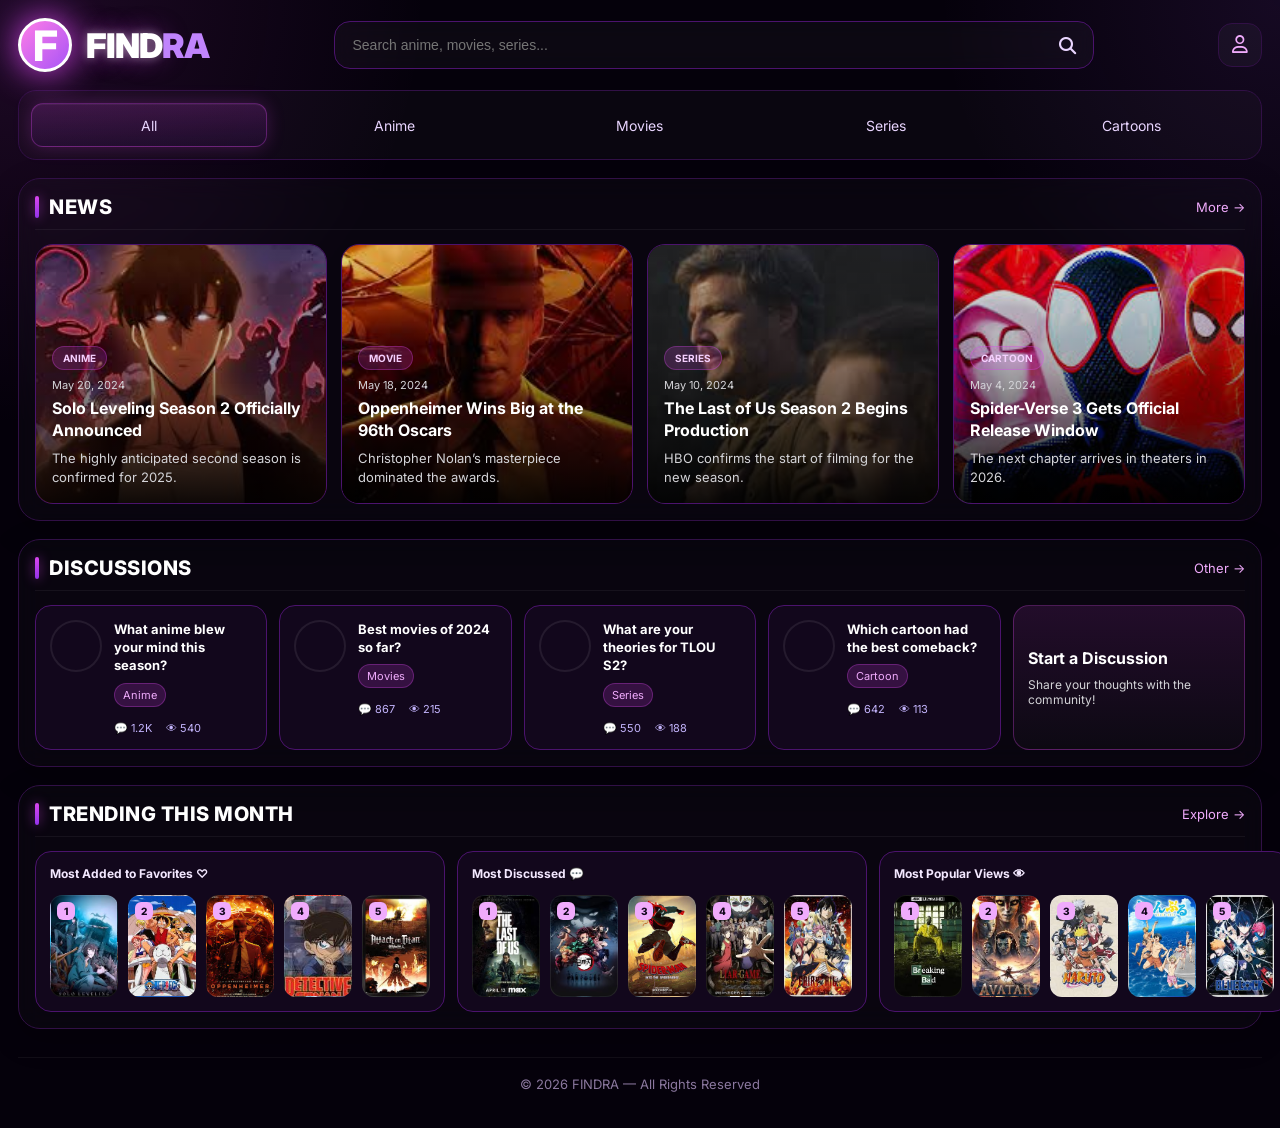
<file: index.html>
<!DOCTYPE html>
<html lang="en">
<head>
<meta charset="UTF-8">
<meta name="viewport" content="width=device-width, initial-scale=1.0">
<title>FINDRA</title>
<link href="https://fonts.googleapis.com/css2?family=Inter:wght@300;400;500;600;700;800&display=swap" rel="stylesheet">
<link rel="stylesheet" href="https://cdnjs.cloudflare.com/ajax/libs/font-awesome/6.5.2/css/all.min.css">
 <link rel="stylesheet" href="index.css">

</head>

<body>

<div class="container">

<header>
<div class="left-header" id="homeBtn">
<div class="logo-circle">F</div>
<div class="logo-title"><span class="find">FIND</span><span class="ra">RA</span></div>
</div>

<div class="search-bar">
<input id="searchInput" type="text" placeholder="Search anime, movies, series...">
<i class="fa-solid fa-magnifying-glass"></i>

<div class="search-results" id="searchResults"></div>
</div>



<div class="header-icons">
<i class="fa-regular fa-user" id="profileBtn"></i>
</div>
</header>

<div class="categories">

<div class="category active" onclick="filterCategory('all', this)">
All
</div>

<div class="category" onclick="filterCategory('anime', this)">
Anime
</div>

<div class="category" onclick="filterCategory('movie', this)">
Movies
</div>

<div class="category" onclick="filterCategory('series', this)">
Series
</div>

<div class="category" onclick="filterCategory('cartoon', this)">
Cartoons
</div>

</div>
<!-- NEWS -->
<section class="section">
<div class="section-header">
<div class="section-title">NEWS</div>
<div class="more" onclick="openMore()">More →</div>
</div>

<div class="news-grid" id="newsGrid">

<div class="news-card anime" onclick="openNews('solo-leveling-season2')">
<div class="news-image" style="background-image:url('sololeveling.jpg')"></div>

<div class="news-overlay"></div>

<div class="news-content">
<div class="badge">ANIME</div>
<span>May 20, 2024</span>
<h3>Solo Leveling Season 2 Officially Announced</h3>
<p>The highly anticipated second season is confirmed for 2025.</p>
</div>
</div>

<div class="news-card movie" onclick="openNews('oppenheimer-oscars')">
<div class="news-image" style="background-image:url('oppenheimer.jpg')"></div>

<div class="news-overlay"></div>

<div class="news-content">
<div class="badge">MOVIE</div>
<span>May 18, 2024</span>
<h3>Oppenheimer Wins Big at the 96th Oscars</h3>
<p>Christopher Nolan’s masterpiece dominated the awards.</p>
</div>
</div>

<div class="news-card series" onclick="openNews('last-of-us-season2')">
<div class="news-image" style="background-image:url('thelastofus.jpg')"></div>

<div class="news-overlay"></div>

<div class="news-content">
<div class="badge">SERIES</div>
<span>May 10, 2024</span>
<h3>The Last of Us Season 2 Begins Production</h3>
<p>HBO confirms the start of filming for the new season.</p>
</div>
</div>

<div class="news-card cartoon" onclick="openNews('spiderverse-release')">
<div class="news-image" style="background-image:url('spiderverse.jpg')"></div>

<div class="news-overlay"></div>

<div class="news-content">
<div class="badge">CARTOON</div>
<span>May 4, 2024</span>
<h3>Spider-Verse 3 Gets Official Release Window</h3>
<p>The next chapter arrives in theaters in 2026.</p>
</div>
</div>

</div>
</section>


<!-- DISCUSSIONS -->
<section class="section">
<div class="section-header">
<div class="section-title">DISCUSSIONS</div>
<div class="more" onclick="openOther()">Other →</div>
</div>

<div class="discussion-row">

<div class="discussion-card" onclick="openPage('anime-discussion')">
<div class="discussion-top">
<div class="avatar" style="background-image:url('https://i.pravatar.cc/100?img=32');background-size:cover"></div>

<div>
<h4>What anime blew your mind this season?</h4>
<div class="discussion-category">Anime</div>

<div class="discussion-stats">
<span>💬 1.2K</span>
<span>👁 540</span>
</div>
</div>
</div>
</div>

<div class="discussion-card" onclick="openPage('movies-discussion')">
<div class="discussion-top">
<div class="avatar" style="background-image:url('https://i.pravatar.cc/100?img=12');background-size:cover"></div>

<div>
<h4>Best movies of 2024 so far?</h4>
<div class="discussion-category">Movies</div>

<div class="discussion-stats">
<span>💬 867</span>
<span>👁 215</span>
</div>
</div>
</div>
</div>

<div class="discussion-card" onclick="openPage('series-discussion')">
<div class="discussion-top">
<div class="avatar" style="background-image:url('https://i.pravatar.cc/100?img=22');background-size:cover"></div>

<div>
<h4>What are your theories for TLOU S2?</h4>
<div class="discussion-category">Series</div>

<div class="discussion-stats">
<span>💬 550</span>
<span>👁 188</span>
</div>
</div>
</div>
</div>

<div class="discussion-card" onclick="openPage('cartoon-discussion')">
<div class="discussion-top">
<div class="avatar" style="background-image:url('https://i.pravatar.cc/100?img=5');background-size:cover"></div>

<div>
<h4>Which cartoon had the best comeback?</h4>
<div class="discussion-category">Cartoon</div>

<div class="discussion-stats">
<span>💬 642</span>
<span>👁 113</span>
</div>
</div>
</div>
</div>

<div class="discussion-card start-discussion" onclick="startDiscussion()">
<h4>Start a Discussion</h4>
<p>Share your thoughts with the community!</p>
</div>

</div>
</section>


<!-- TRENDING -->
<section class="section">
<div class="section-header">
<div class="section-title">TRENDING THIS MONTH</div>
<div class="more" onclick="openExplore()">Explore →</div>
</div>

<div class="trending-grid">

<div class="trending-box">
<h3>Most Added to Favorites ♡</h3>

<div class="poster-row">
<div class="poster" style="background-image:url('sololeveling poster.jpg')"><span>1</span></div>

<div class="poster" style="background-image:url('onepeace poster.jpg')"><span>2</span></div>

<div class="poster" style="background-image:url('oppenheimer poster.jpg')"><span>3</span></div>

<div class="poster" style="background-image:url('detectiveconan poster.jpg')"><span>4</span></div>

<div class="poster" style="background-image:url('attackontitan poster.jpg')"><span>5</span></div>
</div>
</div>


<div class="trending-box">
<h3>Most Discussed 💬</h3>

<div class="poster-row">
<div class="poster" style="background-image:url('thelastofus poster.jpg')"><span>1</span></div>

<div class="poster" style="background-image:url('demonslayer poster.jpg')"><span>2</span></div>

<div class="poster" style="background-image:url('spiderverse poster.jpg')"><span>3</span></div>

<div class="poster" style="background-image:url('liargame poster.jpg')"><span>4</span></div>

<div class="poster" style="background-image:url('fairytail poster.jpg')"><span>5</span></div>
</div>
</div>


<div class="trending-box">
<h3>Most Popular Views 👁</h3>

<div class="poster-row">
<div class="poster" style="background-image:url('breakingbad poster.jpg')"><span>1</span></div>

<div class="poster" style="background-image:url('avatar 3 poster.jpg')"><span>2</span></div>

<div class="poster" style="background-image:url('naruto poster.jpg')"><span>3</span></div>

<div class="poster" style="background-image:url('grandblue poster.jpg')"><span>4</span></div>

<div class="poster" style="background-image:url('bluelock poster.jpg')"><span>5</span></div>
</div>
</section>


</div>
<div class="footer">
© 2026 FINDRA — All Rights Reserved
</div>
<script src="index.js"></script>
</body>
</html>
</file>
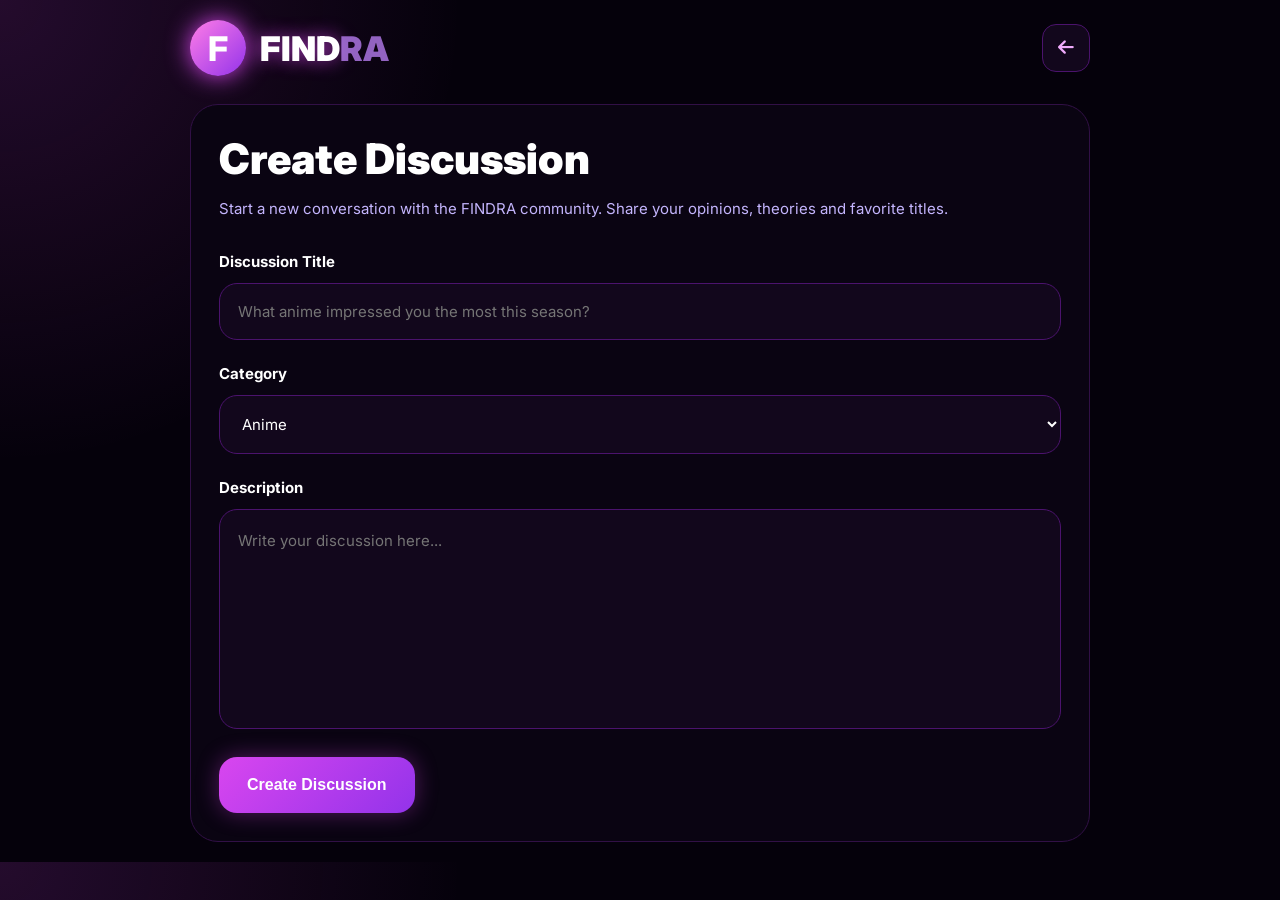
<file: create-discussion.html>
<!DOCTYPE html>
<html lang="en">
<head>
<meta charset="UTF-8">
<meta name="viewport" content="width=device-width, initial-scale=1.0">
<title>FINDRA — Create Discussion</title>
<link href="https://fonts.googleapis.com/css2?family=Inter:wght@300;400;500;600;700;800&display=swap" rel="stylesheet">
<link rel="stylesheet" href="https://cdnjs.cloudflare.com/ajax/libs/font-awesome/6.5.2/css/all.min.css">

<style>
*{
margin:0;
padding:0;
box-sizing:border-box;
}

body{
font-family:'Inter',sans-serif;
background:#05010b;
color:white;
padding:20px;
background:
radial-gradient(circle at top left, rgba(217,70,239,.15), transparent 30%),
#05010b;
}

.container{
max-width:900px;
margin:auto;
}

header{
display:flex;
justify-content:space-between;
align-items:center;
margin-bottom:28px;
}

.logo{
display:flex;
align-items:center;
gap:14px;
cursor:pointer;
}

.logo-circle{
width:56px;
height:56px;
border-radius:50%;
background:linear-gradient(135deg,#ff7de7,#9333ea);
display:flex;
align-items:center;
justify-content:center;
font-size:34px;
font-weight:800;
box-shadow:0 0 25px #d946ef;
}

.logo-title{
font-size:34px;
font-weight:900;
}

.find{
color:white;
text-shadow:0 0 18px rgba(217,70,239,.7);
}

.ra{
color:#c084fc;
opacity:.75;
}

.back-btn{
width:48px;
height:48px;
border-radius:14px;
background:#12071c;
border:1px solid #4b136d;
display:flex;
align-items:center;
justify-content:center;
font-size:18px;
color:#f0abfc;
cursor:pointer;
}

.form-box{
background:#0a0412;
border:1px solid #311046;
border-radius:28px;
padding:28px;
}

.page-title{
font-size:42px;
font-weight:900;
margin-bottom:12px;
}

.page-subtitle{
font-size:15px;
line-height:1.7;
color:#c4b5fd;
margin-bottom:30px;
}

.field{
margin-bottom:24px;
}

.field label{
display:block;
font-size:15px;
font-weight:700;
margin-bottom:12px;
}

input,
select,
textarea{
width:100%;
background:#12071c;
border:1px solid #4b136d;
border-radius:18px;
padding:18px;
font-size:15px;
color:white;
outline:none;
font-family:'Inter',sans-serif;
}

input:focus,
select:focus,
textarea:focus{
border-color:#d946ef;
box-shadow:0 0 18px rgba(217,70,239,.2);
}

textarea{
height:220px;
resize:none;
line-height:1.7;
}

.publish-btn{
height:56px;
padding:0 28px;
border:none;
border-radius:18px;
background:linear-gradient(135deg,#d946ef,#9333ea);
color:white;
font-size:16px;
font-weight:700;
cursor:pointer;
box-shadow:0 0 22px rgba(217,70,239,.35);
transition:.2s;
}

.publish-btn:hover{
transform:translateY(-2px);
}

.success-box{
display:none;
margin-top:22px;
padding:18px;
border-radius:18px;
background:rgba(34,197,94,.1);
border:1px solid rgba(34,197,94,.3);
color:#bbf7d0;
font-size:15px;
}

.preview-box{
margin-top:30px;
padding:22px;
border-radius:22px;
background:#12071c;
border:1px solid #4b136d;
}

.preview-box h3{
font-size:24px;
margin-bottom:12px;
}

.preview-category{
display:inline-block;
padding:6px 12px;
border-radius:999px;
background:rgba(217,70,239,.15);
border:1px solid rgba(217,70,239,.3);
color:#f0abfc;
font-size:12px;
font-weight:700;
margin-bottom:16px;
}

.preview-text{
font-size:15px;
line-height:1.8;
color:#d4d4d8;
}

@media(max-width:700px){
.page-title{
font-size:30px;
}
}
</style>
</head>
<body>

<div class="container">

<header>
<div class="logo" onclick="goHome()">
<div class="logo-circle">F</div>
<div class="logo-title">
<span class="find">FIND</span><span class="ra">RA</span>
</div>
</div>

<div class="back-btn" onclick="goBack()">
<i class="fa-solid fa-arrow-left"></i>
</div>
</header>

<section class="form-box">
<h1 class="page-title">Create Discussion</h1>

<p class="page-subtitle">
Start a new conversation with the FINDRA community. Share your opinions, theories and favorite titles.
</p>

<div class="field">
<label>Discussion Title</label>
<input type="text" id="discussionTitle" placeholder="What anime impressed you the most this season?">
</div>

<div class="field">
<label>Category</label>
<select id="discussionCategory">
<option>Anime</option>
<option>Movies</option>
<option>Series</option>
<option>Cartoons</option>
</select>
</div>

<div class="field">
<label>Description</label>
<textarea id="discussionText" placeholder="Write your discussion here..."></textarea>
</div>

<button class="publish-btn" onclick="publishDiscussion()">
Create Discussion
</button>

<div class="success-box" id="successBox">
Discussion successfully created.
</div>

<div class="preview-box" id="previewBox" style="display:none">
<div class="preview-category" id="previewCategory">Anime</div>
<h3 id="previewTitle">Discussion Title</h3>
<p class="preview-text" id="previewText"></p>
</div>

</section>

</div>

<script>

function publishDiscussion(){

const title =
document.getElementById('discussionTitle')
.value
.trim();

const category =
document.getElementById('discussionCategory')
.value
.toLowerCase();

const text =
document.getElementById('discussionText')
.value
.trim();

if(title === '' || text === ''){
alert('Fill all fields');
return;
}

const newDiscussion = {

title:title,
category:category,
text:text,

user:'You',
time:'Just now',

comments:'0',
views:'0',

type:'mine'

};

let discussions =
JSON.parse(localStorage.getItem('findraDiscussions')) || [];

discussions.unshift(newDiscussion);

localStorage.setItem(
'findraDiscussions',
JSON.stringify(discussions)
);

document.getElementById('successBox')
.style.display='block';

setTimeout(()=>{

window.location.href='discussions.html';

},1000);

}

function goHome(){
window.location.href='index.html';
}

function goBack(){
window.history.back();
}

</script>
</body>
</html>
</file>
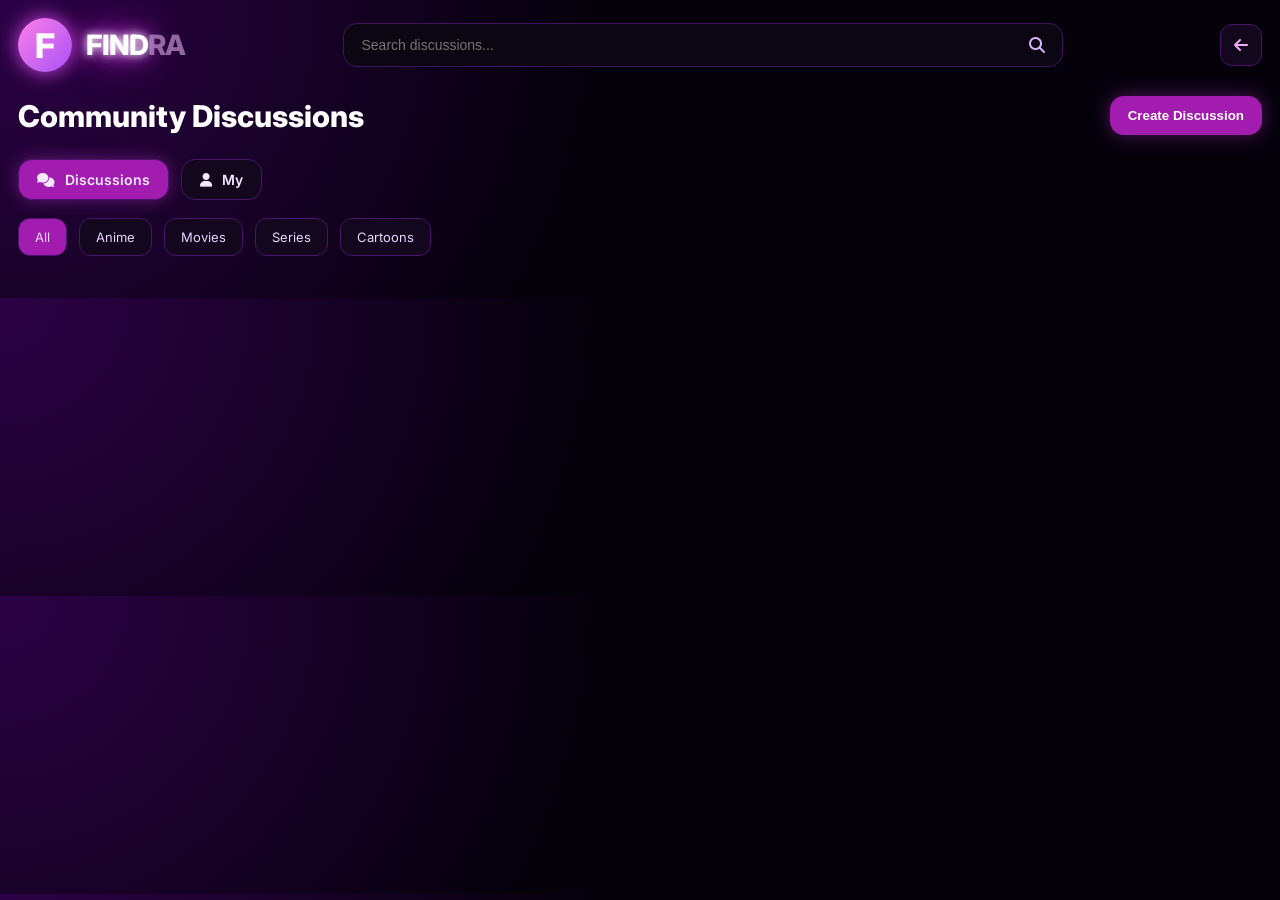
<file: discussions.html>
<!DOCTYPE html>
<html lang="en">
<head>
<meta charset="UTF-8">
<meta name="viewport" content="width=device-width, initial-scale=1.0">
<title>FINDRA — Discussions</title>
<link href="https://fonts.googleapis.com/css2?family=Inter:wght@300;400;500;600;700;800&display=swap" rel="stylesheet">
<link rel="stylesheet" href="https://cdnjs.cloudflare.com/ajax/libs/font-awesome/6.5.2/css/all.min.css">
<link rel="stylesheet" href="discussion.css">
</head>
<body>

<div class="container">

<header>

<div class="left-header" onclick="goHome()">
<div class="logo-circle">F</div>

<div class="logo-title">
<span class="find">FIND</span><span class="ra">RA</span>
</div>
</div>

<div class="search-bar">
<input type="text" id="searchInput" placeholder="Search discussions...">
<i class="fa-solid fa-magnifying-glass"></i>
</div>

<div class="back-btn" onclick="goHome()">
<i class="fa-solid fa-arrow-left"></i>
</div>

</header>

<div class="page-header">

<h1 class="page-title">Community Discussions</h1>

<button class="start-btn" onclick="startDiscussion()">
Create Discussion
</button>

</div>

<div class="top-filters">

<div class="discussion-switch">

<div class="switch-btn active" onclick="switchDiscussionType('all-users',event)">
<i class="fa-solid fa-comments"></i>
<span>Discussions</span>
</div>

<div class="switch-btn" onclick="switchDiscussionType('my',event)">
<i class="fa-solid fa-user"></i>
<span>My</span>
</div>

</div>

<div class="filter-row">

<div class="filter-btn active" onclick="filterDiscussions('all',event)">
All
</div>

<div class="filter-btn" onclick="filterDiscussions('anime',event)">
Anime
</div>

<div class="filter-btn" onclick="filterDiscussions('movies',event)">
Movies
</div>

<div class="filter-btn" onclick="filterDiscussions('series',event)">
Series
</div>

<div class="filter-btn" onclick="filterDiscussions('cartoons',event)">
Cartoons
</div>

</div>

</div>

<div class="discussions-grid" id="discussionsGrid">
</div>
<script src="news.js"></script>
</body>
</html>
</file>
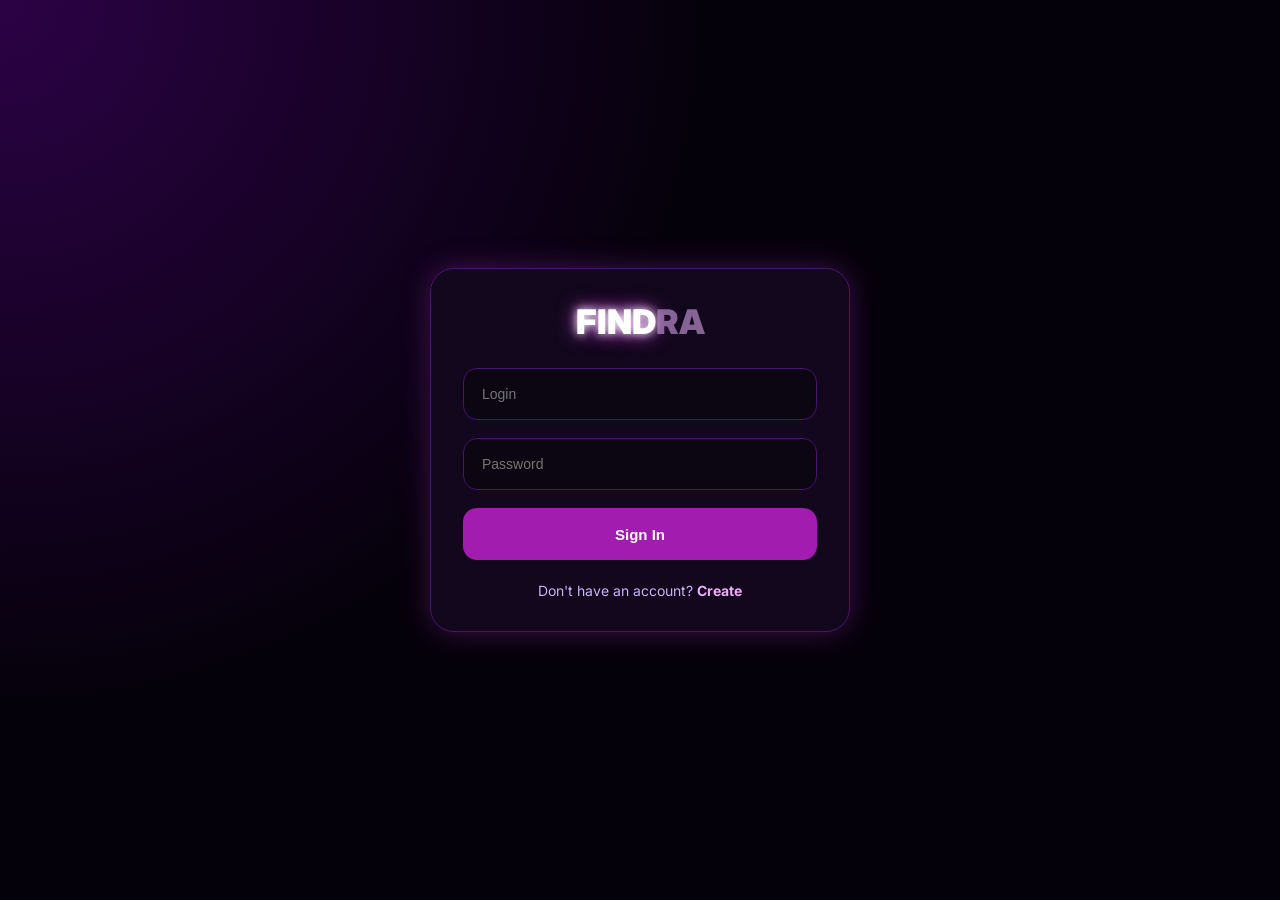
<file: favorites.html>
<!DOCTYPE html>
<html lang="en">

<head>
    <meta charset="UTF-8">
    <meta name="viewport" content="width=device-width, initial-scale=1.0">
    <title>FINDRA — Favorites</title>
    <link href="https://fonts.googleapis.com/css2?family=Inter:wght@300;400;500;600;700;800&display=swap" rel="stylesheet">
    <link rel="stylesheet" href="https://cdnjs.cloudflare.com/ajax/libs/font-awesome/6.5.2/css/all.min.css">
    <link rel="stylesheet" href="favorites.css">      
</head>

<body>

    <div class="container">

        <div id="authContainer"></div>

        <header>
            <div class="left-header" onclick="goHome()">
                <div class="logo-circle">F</div>
                <div class="logo-title">
                    <span class="find">FIND</span><span class="ra">RA</span>
                </div>
            </div>

            <div class="back-btn" onclick="goProfile()">
                <i class="fa-solid fa-arrow-left"></i>
            </div>
        </header>

        <div id="content">
            <section class="section">
                <div class="section-header">
                    <div class="section-title">Favorites</div>
                </div>

                <div class="favorite-grid">
                    <div class="favorite-card" onclick="openPage('solo-leveling')">
                        <img src="sololeveling poster.jpg">
                        <div class="favorite-content">
                            <h3>Solo Leveling</h3>
                            <span>Anime</span>
                        </div>
                    </div>

                    <div class="favorite-card" onclick="openPage('oppenheimer')">
                        <img src="oppenheimer poster.jpg">
                        <div class="favorite-content">
                            <h3>Oppenheimer</h3>
                            <span>Movie</span>
                        </div>
                    </div>

                    <div class="favorite-card" onclick="openPage('the-last-of-us')">
                        <img src="thelastofus poster.jpg">
                        <div class="favorite-content">
                            <h3>The Last of Us</h3>
                            <span>Series</span>
                        </div>
                    </div>

                    <div class="favorite-card" onclick="openPage('spider-verse')">
                        <img src="spiderverse poster.jpg">
                        <div class="favorite-content">
                            <h3>Spider-Verse</h3>
                            <span>Cartoon</span>
                        </div>
                    </div>

                    <div class="favorite-card" onclick="openPage('demon-slayer')">
                        <img src="demonslayer poster.jpg">
                        <div class="favorite-content">
                            <h3>Demon Slayer</h3>
                            <span>Anime</span>
                        </div>
                    </div>

                    <div class="favorite-card" onclick="openPage('breaking-bad')">
                        <img src="breakingbad poster.jpg">
                        <div class="favorite-content">
                            <h3>Breaking Bad</h3>
                            <span>Series</span>
                        </div>
                    </div>
                    <div class="favorite-card" onclick="openPage('detective-conan')">
                        <img src="detectiveconan poster.jpg">
                        <div class="favorite-content">
                            <h3>Detective Conan</h3>
                            <span>Anime</span>
                        </div>
                    </div>
                </div>
            </section>
        </div>

    </div>
    <script src="favorites.js"></script>
</body>

</html>
</file>
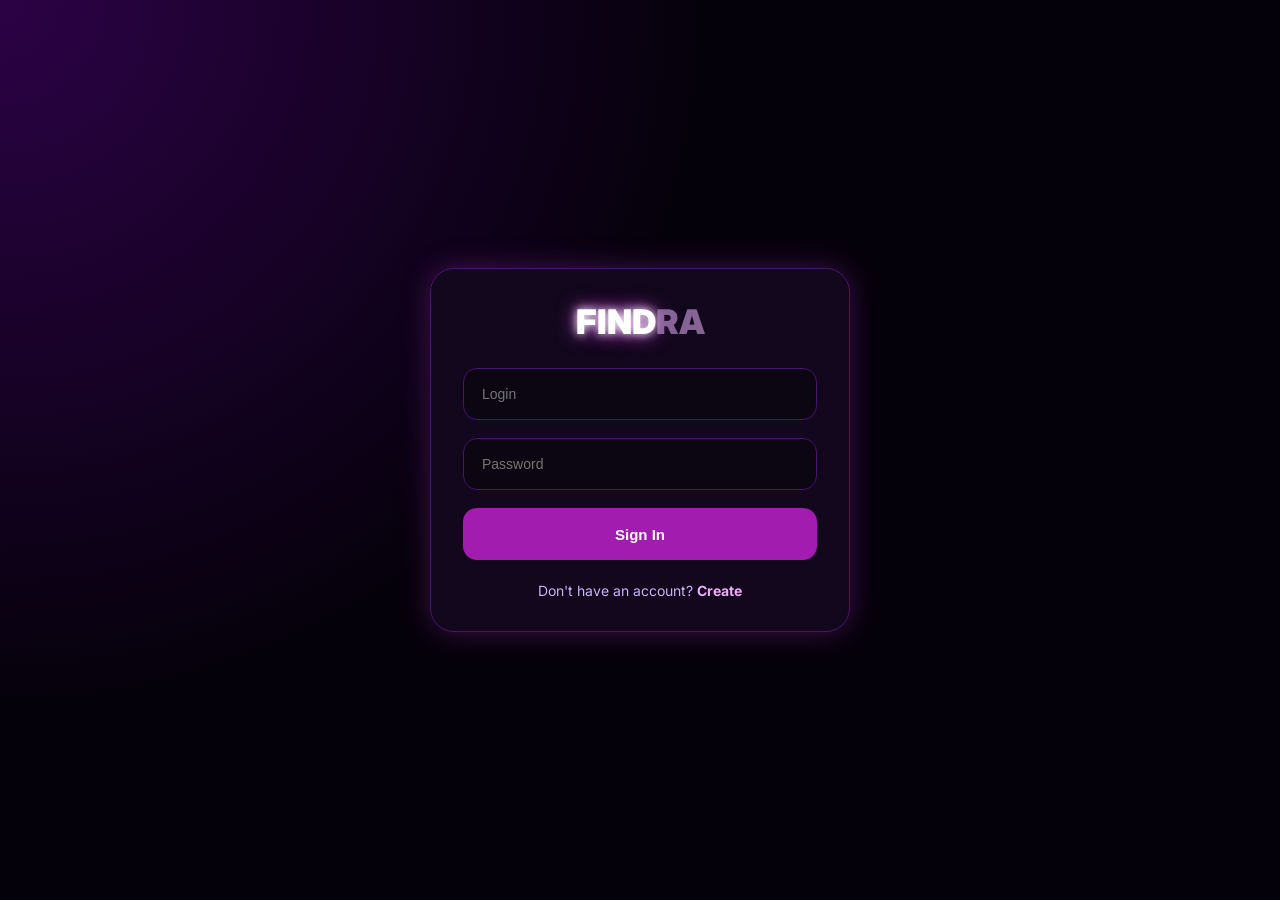
<file: login.html>
<!DOCTYPE html>
<html lang="en">
<head>
<meta charset="UTF-8">
<meta name="viewport" content="width=device-width, initial-scale=1.0">
<title>FINDRA Login</title>
<link href="https://fonts.googleapis.com/css2?family=Inter:wght@300;400;500;600;700;800&display=swap" rel="stylesheet">
 <link rel="stylesheet" href="login.css">
</head>
<body>

<div class="login-box">

<div class="logo">
<span class="find">FIND</span><span class="ra">RA</span>
</div>

<input
type="text"
class="input"
placeholder="Login"
id="login">

<input
type="password"
class="input"
placeholder="Password"
id="password">

<button class="login-btn" onclick="login()">
Sign In
</button>

  <p class="switch-text">
Don't have an account?
<span onclick="goRegister()">Create </span>
</p>
</div>
<script src="login.js"></script>
</body>
</html>
</file>
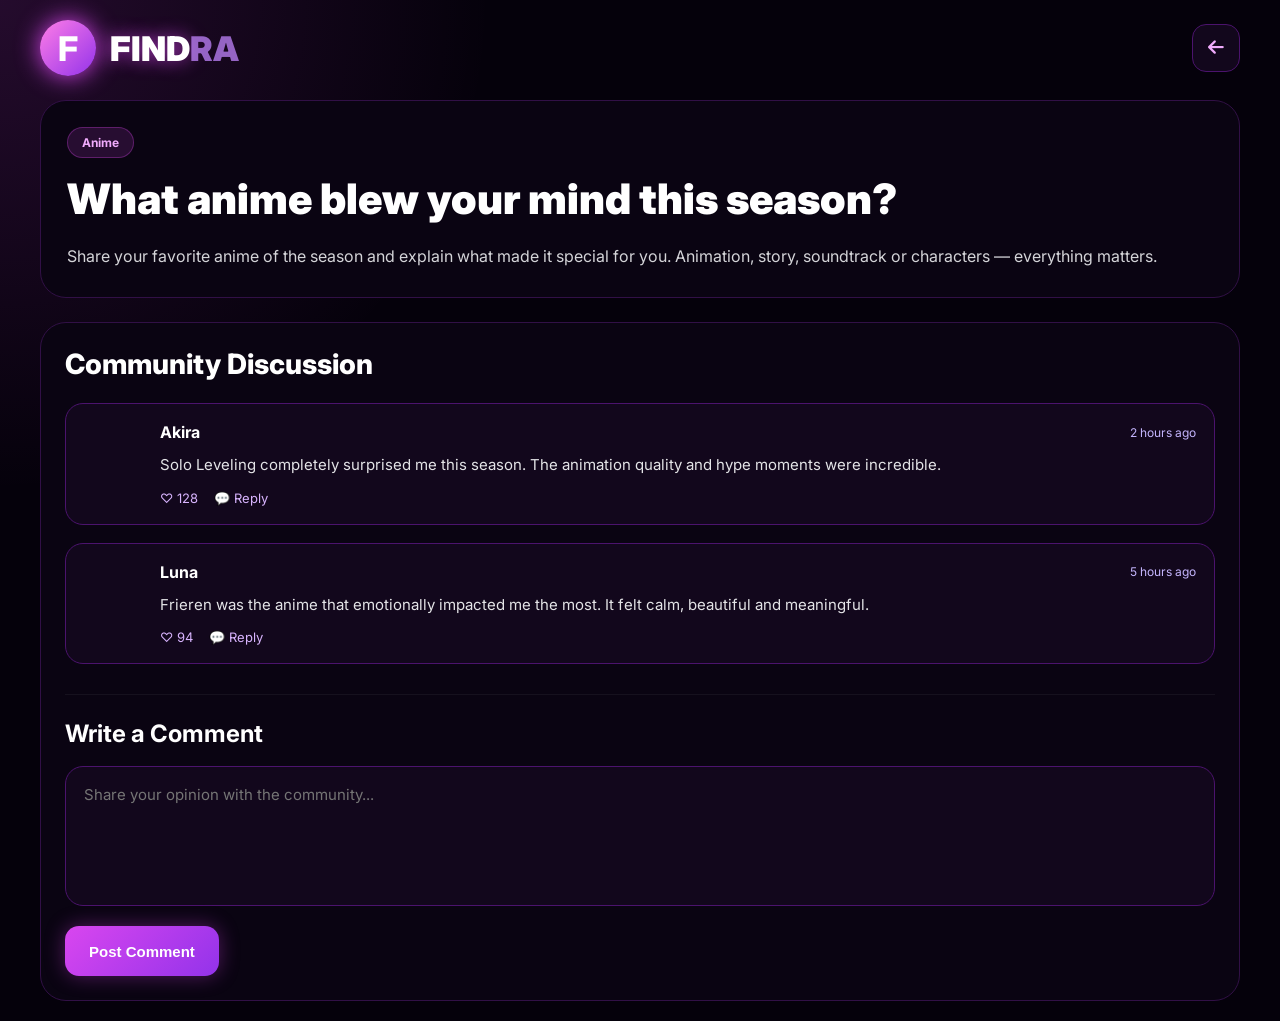
<file: open-discussion.html>
<!DOCTYPE html>
<html lang="en">
<head>
<meta charset="UTF-8">
<meta name="viewport" content="width=device-width, initial-scale=1.0">
<title>FINDRA — Discussion</title>
<link href="https://fonts.googleapis.com/css2?family=Inter:wght@300;400;500;600;700;800&display=swap" rel="stylesheet">
<link rel="stylesheet" href="https://cdnjs.cloudflare.com/ajax/libs/font-awesome/6.5.2/css/all.min.css">

<style>
*{
margin:0;
padding:0;
box-sizing:border-box;
}

body{
font-family:'Inter',sans-serif;
background:#05010b;
color:white;
padding:20px;
background:
radial-gradient(circle at top left, rgba(217,70,239,.15), transparent 30%),
#05010b;
}

.container{
max-width:1200px;
margin:auto;
}

header{
display:flex;
justify-content:space-between;
align-items:center;
margin-bottom:24px;
}

.logo{
display:flex;
align-items:center;
gap:14px;
cursor:pointer;
}

.logo-circle{
width:56px;
height:56px;
border-radius:50%;
background:linear-gradient(135deg,#ff7de7,#9333ea);
display:flex;
align-items:center;
justify-content:center;
font-size:34px;
font-weight:800;
box-shadow:0 0 25px #d946ef;
}

.logo-title{
font-size:34px;
font-weight:900;
}

.find{
color:white;
text-shadow:0 0 18px rgba(217,70,239,.7);
}

.ra{
color:#c084fc;
opacity:.75;
}

.back-btn{
width:48px;
height:48px;
border-radius:14px;
background:#12071c;
border:1px solid #4b136d;
display:flex;
align-items:center;
justify-content:center;
font-size:18px;
color:#f0abfc;
cursor:pointer;
}

.discussion-header{
background:#0a0412;
border:1px solid #311046;
border-radius:26px;
padding:26px;
margin-bottom:24px;
}

.discussion-category{
display:inline-block;
padding:7px 14px;
border-radius:999px;
background:rgba(217,70,239,.14);
border:1px solid rgba(217,70,239,.3);
color:#f0abfc;
font-size:12px;
font-weight:700;
margin-bottom:16px;
}

.discussion-title{
font-size:42px;
font-weight:900;
line-height:1.2;
margin-bottom:18px;
}

.discussion-description{
font-size:16px;
line-height:1.8;
color:#d4d4d8;
}

.comments-section{
background:#0a0412;
border:1px solid #311046;
border-radius:26px;
padding:24px;
}

.comments-title{
font-size:28px;
font-weight:800;
margin-bottom:22px;
}

.comment{
display:flex;
gap:16px;
padding:18px;
border-radius:18px;
background:#12071c;
border:1px solid #4b136d;
margin-bottom:18px;
}

.avatar{
width:60px;
height:60px;
border-radius:50%;
background-size:cover;
background-position:center;
flex-shrink:0;
}

.comment-content{
width:100%;
}

.comment-top{
display:flex;
justify-content:space-between;
align-items:center;
margin-bottom:10px;
}

.comment-name{
font-size:16px;
font-weight:700;
}

.comment-date{
font-size:12px;
color:#c4b5fd;
}

.comment-text{
font-size:15px;
line-height:1.7;
color:#e4e4e7;
margin-bottom:12px;
}

.comment-actions{
display:flex;
gap:16px;
font-size:13px;
color:#d8b4fe;
}

.write-comment{
margin-top:30px;
padding-top:24px;
border-top:1px solid rgba(255,255,255,.05);
}

.write-comment h3{
font-size:24px;
margin-bottom:18px;
}

textarea{
width:100%;
height:140px;
resize:none;
padding:18px;
border-radius:18px;
background:#12071c;
border:1px solid #4b136d;
outline:none;
color:white;
font-size:15px;
font-family:'Inter',sans-serif;
margin-bottom:16px;
}

textarea:focus{
border-color:#d946ef;
box-shadow:0 0 18px rgba(217,70,239,.2);
}

.submit-btn{
height:50px;
padding:0 24px;
border:none;
border-radius:14px;
background:linear-gradient(135deg,#d946ef,#9333ea);
color:white;
font-weight:700;
font-size:15px;
cursor:pointer;
box-shadow:0 0 20px rgba(217,70,239,.35);
}

.submit-btn:hover{
transform:translateY(-2px);
}

@media(max-width:800px){
.discussion-title{
font-size:30px;
}

.comment{
flex-direction:column;
}
}
</style>
</head>
<body>

<div class="container">

<header>
<div class="logo" onclick="goHome()">
<div class="logo-circle">F</div>
<div class="logo-title">
<span class="find">FIND</span><span class="ra">RA</span>
</div>
</div>

<div class="back-btn" onclick="goBack()">
<i class="fa-solid fa-arrow-left"></i>
</div>
</header>

<section class="discussion-header">
<div class="discussion-category" id="discussionCategory">Anime</div>

<h1 class="discussion-title" id="discussionTitle">
What anime blew your mind this season?
</h1>

<p class="discussion-description" id="discussionDescription">
Share your favorite anime of the season and explain what made it special for you. Animation, story, soundtrack or characters — everything matters.
</p>
</section>

<section class="comments-section">
<h2 class="comments-title">Community Discussion</h2>

<div id="commentsContainer">

<div class="comment">
<div class="avatar" style="background-image:url('https://i.pravatar.cc/100?img=12')"></div>

<div class="comment-content">
<div class="comment-top">
<div class="comment-name">Akira</div>
<div class="comment-date">2 hours ago</div>
</div>

<p class="comment-text">
Solo Leveling completely surprised me this season. The animation quality and hype moments were incredible.
</p>

<div class="comment-actions">
<span>♡ 128</span>
<span>💬 Reply</span>
</div>
</div>
</div>

<div class="comment">
<div class="avatar" style="background-image:url('https://i.pravatar.cc/100?img=25')"></div>

<div class="comment-content">
<div class="comment-top">
<div class="comment-name">Luna</div>
<div class="comment-date">5 hours ago</div>
</div>

<p class="comment-text">
Frieren was the anime that emotionally impacted me the most. It felt calm, beautiful and meaningful.
</p>

<div class="comment-actions">
<span>♡ 94</span>
<span>💬 Reply</span>
</div>
</div>
</div>

</div>

<div class="write-comment">
<h3>Write a Comment</h3>

<textarea id="commentInput" placeholder="Share your opinion with the community..."></textarea>

<button class="submit-btn" onclick="addComment()">
Post Comment
</button>
</div>
</section>

</div>

<script>
const params = new URLSearchParams(window.location.search);
const discussion = params.get('discussion');

const discussionData = {

'anime-discussion':{
title:'What anime blew your mind this season?',
category:'Anime',
description:'Share your favorite anime of the season and explain what made it special for you. Animation, story, soundtrack or characters — everything matters.'
},

'movies-discussion':{
title:'Best movies of 2024 so far?',
category:'Movies',
description:'Discuss the best movies released this year and share your top picks with the FINDRA community.'
},

'series-discussion':{
title:'What are your theories for TLOU S2?',
category:'Series',
description:'Share your predictions and theories for the next season of The Last of Us.'
},

'cartoon-discussion':{
title:'Which cartoon had the best comeback?',
category:'Cartoon',
description:'Talk about the best cartoon revivals and which comeback impressed you the most.'
}

};

const currentDiscussion = discussionData[discussion];

if(currentDiscussion){

document.getElementById('discussionTitle').textContent = currentDiscussion.title;

document.getElementById('discussionCategory').textContent = currentDiscussion.category;

document.getElementById('discussionDescription').textContent = currentDiscussion.description;

document.title = 'FINDRA — ' + currentDiscussion.title;

}

function addComment(){

const input = document.getElementById('commentInput');
const text = input.value.trim();

if(text === '') return;

const container = document.getElementById('commentsContainer');

const comment = document.createElement('div');
comment.className = 'comment';

comment.innerHTML = `
<div class="avatar" style="background-image:url('https://i.pravatar.cc/100?img=40')"></div>

<div class="comment-content">
<div class="comment-top">
<div class="comment-name">You</div>
<div class="comment-date">Just now</div>
</div>

<p class="comment-text">${text}</p>

<div class="comment-actions">
<span class="like-btn" onclick="toggleLike(this)">♡ 0</span>
<span>💬 Reply</span>
</div>
</div>
`;

container.appendChild(comment);

input.value = '';

}

function toggleLike(element){

let text = element.textContent.replace('♡ ','');
let likes = parseInt(text);

if(element.classList.contains('liked')){
likes--;
element.classList.remove('liked');
element.innerHTML = '♡ ' + likes;
}
else{
likes++;
element.classList.add('liked');
element.innerHTML = '♥ ' + likes;
}

}

function goHome(){
window.location.href='index.html';
}

function goBack(){
window.history.back();
}
</script>

</body>
</html>
</file>
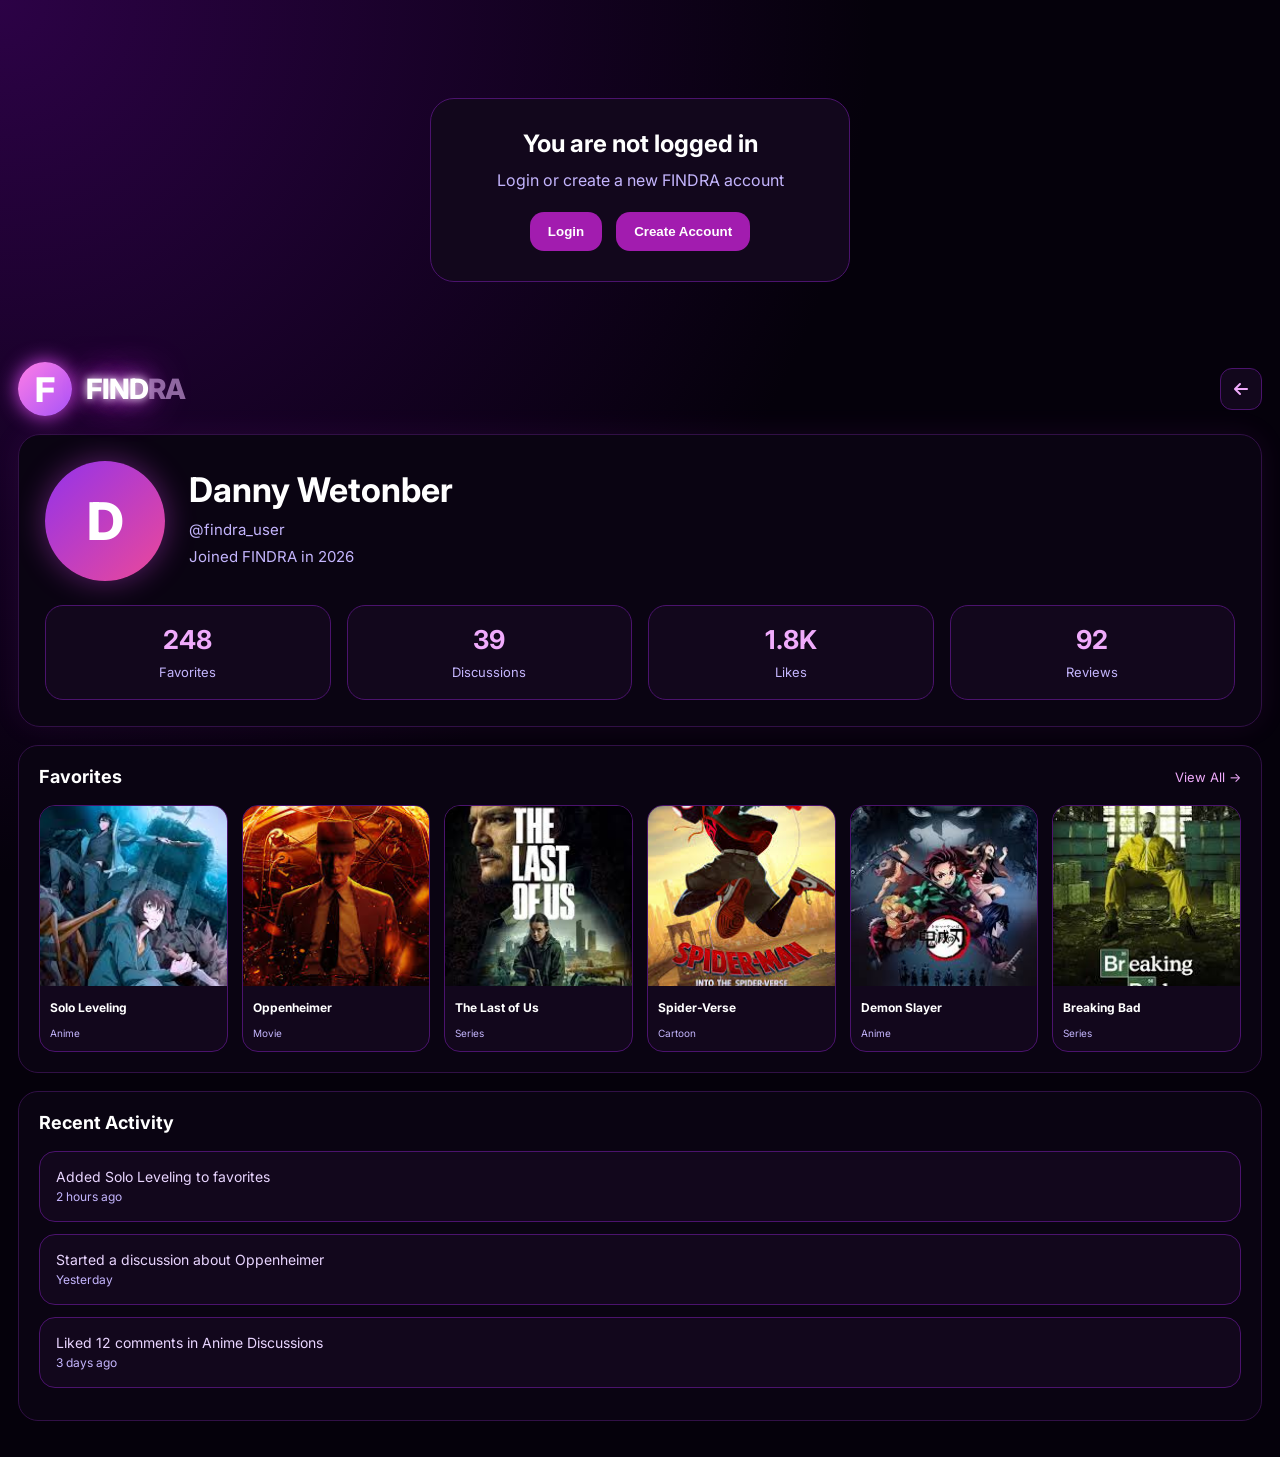
<file: profile.html>
<!DOCTYPE html>
<html lang="en">

<head>
    <meta charset="UTF-8">
    <meta name="viewport" content="width=device-width, initial-scale=1.0">
    <title>FINDRA — Profile</title>
    <link href="https://fonts.googleapis.com/css2?family=Inter:wght@300;400;500;600;700;800&display=swap" rel="stylesheet">
    <link rel="stylesheet" href="https://cdnjs.cloudflare.com/ajax/libs/font-awesome/6.5.2/css/all.min.css">

    <style>
        * {
            margin: 0;
            padding: 0;
            box-sizing: border-box;
        }
        
        body {
            font-family: 'Inter', sans-serif;
            background: #05010b;
            color: white;
            padding: 18px;
            background-image: radial-gradient(circle at top left, #2c0246 0%, #05010b 45%), linear-gradient(to bottom, #090012, #05010b);
        }
        
        .container {
            max-width: 1280px;
            margin: auto;
        }
        
        header {
            display: flex;
            align-items: center;
            justify-content: space-between;
            margin-bottom: 18px;
        }
        
        .left-header {
            display: flex;
            align-items: center;
            gap: 14px;
            cursor: pointer;
        }
        
        .logo-circle {
            width: 54px;
            height: 54px;
            border-radius: 50%;
            background: linear-gradient(135deg, #ff7de7, #a855f7);
            display: flex;
            align-items: center;
            justify-content: center;
            font-size: 34px;
            font-weight: 800;
            box-shadow: 0 0 20px #d946ef;
        }
        
        .logo-title {
            font-size: 28px;
            font-weight: 800;
            letter-spacing: -1px;
        }
        
        .find {
            color: #ffffff;
            text-shadow: 0 0 8px #fff, 0 0 20px #d946ef, 0 0 40px #d946ef;
        }
        
        .ra {
            color: #b68ac8;
            opacity: 0.75;
        }
        
        .back-btn {
            width: 42px;
            height: 42px;
            border-radius: 12px;
            background: #12071c;
            border: 1px solid #4b136d;
            display: flex;
            align-items: center;
            justify-content: center;
            cursor: pointer;
            font-size: 16px;
            color: #f0abfc;
        }
        
        .profile-card {
            background: #0a0412;
            border: 1px solid #311046;
            border-radius: 22px;
            padding: 26px;
            box-shadow: 0 0 30px rgba(217, 70, 239, 0.08);
            margin-bottom: 18px;
        }
        
        .profile-top {
            display: flex;
            align-items: center;
            gap: 24px;
            margin-bottom: 24px;
        }
        
        .avatar {
            width: 120px;
            height: 120px;
            border-radius: 50%;
            background: linear-gradient(135deg, #9333ea, #ec4899);
            display: flex;
            align-items: center;
            justify-content: center;
            font-size: 52px;
            font-weight: 800;
            box-shadow: 0 0 30px rgba(217, 70, 239, 0.4);
        }
        
        .profile-info h1 {
            font-size: 34px;
            margin-bottom: 10px;
        }
        
        .profile-info p {
            color: #c4b5fd;
            font-size: 15px;
            margin-bottom: 8px;
        }
        
        .profile-stats {
            display: grid;
            grid-template-columns: repeat(4, 1fr);
            gap: 16px;
            margin-top: 10px;
        }
        
        .stat-box {
            background: #12071c;
            border: 1px solid #4b136d;
            border-radius: 18px;
            padding: 18px;
            text-align: center;
        }
        
        .stat-box h2 {
            font-size: 26px;
            color: #f0abfc;
            margin-bottom: 6px;
        }
        
        .stat-box span {
            font-size: 13px;
            color: #c4b5fd;
        }
        
        .section {
            background: #0a0412;
            border: 1px solid #311046;
            border-radius: 20px;
            padding: 20px;
            margin-bottom: 18px;
        }
        
        .section-header {
            display: flex;
            justify-content: space-between;
            align-items: center;
            margin-bottom: 18px;
        }
        
        .section-title {
            font-size: 18px;
            font-weight: 700;
        }
        
        .more {
            font-size: 13px;
            color: #f0abfc;
            cursor: pointer;
        }
        
        .favorite-grid {
            display: grid;
            grid-template-columns: repeat(6, 1fr);
            gap: 14px;
        }
        
        .favorite-card {
            background: #12071c;
            border: 1px solid #4b136d;
            border-radius: 16px;
            overflow: hidden;
            cursor: pointer;
            transition: 0.3s;
        }
        
        .favorite-card:hover {
            transform: translateY(-4px);
            box-shadow: 0 0 20px rgba(217, 70, 239, 0.35);
        }
        
        .favorite-card img {
            width: 100%;
            height: 180px;
            object-fit: cover;
        }
        
        .favorite-content {
            padding: 10px;
        }
        
        .favorite-content h3 {
            font-size: 12px;
            margin-bottom: 6px;
        }
        
        .favorite-content span {
            font-size: 10px;
            color: #c4b5fd;
        }
        
        .activity-box {
            background: #12071c;
            border: 1px solid #4b136d;
            border-radius: 16px;
            padding: 16px;
            margin-bottom: 12px;
        }
        
        .activity-box p {
            font-size: 14px;
            color: #e9d5ff;
        }
        
        .activity-box span {
            font-size: 12px;
            color: #c4b5fd;
        }
        
        @media(max-width:1000px) {
            .favorite-grid {
                grid-template-columns: repeat(3, 1fr);
            }
            .profile-stats {
                grid-template-columns: repeat(2, 1fr);
            }
        }
        
        @media(max-width:700px) {
            .profile-top {
                flex-direction: column;
                text-align: center;
            }
            .favorite-grid {
                grid-template-columns: repeat(2, 1fr);
            }
        }
        
        .auth-box,
        .profile-box {
            max-width: 420px;
            margin: 80px auto;
            padding: 30px;
            background: #12071c;
            border: 1px solid #4b136d;
            border-radius: 24px;
            text-align: center;
        }
        
        .auth-box h2,
        .profile-box h1 {
            margin-bottom: 12px;
        }
        
        .auth-box p,
        .profile-box p {
            color: #c4b5fd;
            margin-bottom: 22px;
        }
        
        .auth-buttons {
            display: flex;
            gap: 14px;
            justify-content: center;
        }
        
        .auth-buttons button,
        .profile-box button {
            padding: 12px 18px;
            border: none;
            border-radius: 14px;
            background: #a21caf;
            color: white;
            cursor: pointer;
            font-weight: 700;
        }
        
        .profile-avatar {
            width: 92px;
            height: 92px;
            margin: auto;
            margin-bottom: 18px;
            border-radius: 50%;
            background: linear-gradient(135deg, #9333ea, #ec4899);
            display: flex;
            align-items: center;
            justify-content: center;
            font-size: 34px;
            font-weight: 800;
        }
    </style>
</head>

<body>

    <div class="container">

        <div id="authContainer"></div>

        <header>
            <div class="left-header" onclick="goHome()">
                <div class="logo-circle">F</div>
                <div class="logo-title">
                    <span class="find">FIND</span><span class="ra">RA</span>
                </div>
            </div>

            <div class="back-btn" onclick="goHome()">
                <i class="fa-solid fa-arrow-left"></i>
            </div>
        </header>

        <div class="profile-card">
            <div class="profile-top">
                <div class="avatar">D</div>

                <div class="profile-info">
                    <h1>Danny Wetonber</h1>
                    <p>@findra_user</p>
                    <p>Joined FINDRA in 2026</p>
                </div>
            </div>

            <div class="profile-stats">
                <div class="stat-box">
                    <h2>248</h2>
                    <span>Favorites</span>
                </div>

                <div class="stat-box">
                    <h2>39</h2>
                    <span>Discussions</span>
                </div>

                <div class="stat-box">
                    <h2>1.8K</h2>
                    <span>Likes</span>
                </div>

                <div class="stat-box">
                    <h2>92</h2>
                    <span>Reviews</span>
                </div>
            </div>
        </div>

        <section class="section">
            <div class="section-header">
                <div class="section-title">Favorites</div>
                <div class="more" onclick="goFavorites()">View All →</div>
            </div>

            <div class="favorite-grid">
                <div class="favorite-card" onclick="openPage('solo-leveling')">
                    <img src="sololeveling poster.jpg">
                    <div class="favorite-content">
                        <h3>Solo Leveling</h3>
                        <span>Anime</span>
                    </div>
                </div>

                <div class="favorite-card" onclick="openPage('oppenheimer')">
                    <img src="oppenheimer poster.jpg">
                    <div class="favorite-content">
                        <h3>Oppenheimer</h3>
                        <span>Movie</span>
                    </div>
                </div>

                <div class="favorite-card" onclick="openPage('the-last-of-us')">
                    <img src="thelastofus poster.jpg">
                    <div class="favorite-content">
                        <h3>The Last of Us</h3>
                        <span>Series</span>
                    </div>
                </div>

                <div class="favorite-card" onclick="openPage('spider-verse')">
                    <img src="spiderverse poster.jpg">
                    <div class="favorite-content">
                        <h3>Spider-Verse</h3>
                        <span>Cartoon</span>
                    </div>
                </div>

                <div class="favorite-card" onclick="openPage('demon-slayer')">
                    <img src="demonslayer poster.jpg">
                    <div class="favorite-content">
                        <h3>Demon Slayer</h3>
                        <span>Anime</span>
                    </div>
                </div>

                <div class="favorite-card" onclick="openPage('breaking-bad')">
                    <img src="breakingbad poster.jpg">
                    <div class="favorite-content">
                        <h3>Breaking Bad</h3>
                        <span>Series</span>
                    </div>
                </div>
            </div>
        </section>

        <section class="section">
            <div class="section-header">
                <div class="section-title">Recent Activity</div>
            </div>

            <div class="activity-box">
                <p>Added Solo Leveling to favorites</p>
                <span>2 hours ago</span>
            </div>

            <div class="activity-box">
                <p>Started a discussion about Oppenheimer</p>
                <span>Yesterday</span>
            </div>

            <div class="activity-box">
                <p>Liked 12 comments in Anime Discussions</p>
                <span>3 days ago</span>
            </div>
        </section>

    </div>

    <script>
        function goHome() {
            window.location.href = 'index.html';
        }

        function goFavorites() {
            window.location.href = 'favorites.html';
        }

        function openPage(page) {
            window.location.href = 'title.html?name=' + page;
        }
    </script>

    <script>
        const user =
            JSON.parse(localStorage.getItem('findraUser'));

        const container =
            document.getElementById('authContainer');

        if (!user) {

            container.innerHTML = `

<div class="auth-box">

<h2>You are not logged in</h2>

<p>
Login or create a new FINDRA account
</p>

<div class="auth-buttons">

<button onclick="goLogin()">
Login
</button>

<button onclick="goRegister()">
Create Account
</button>

</div>

</div>

`;

        } else {

            container.innerHTML = `



`;

        }

        function goLogin() {
            window.location.href = 'login.html';
        }

        function goRegister() {
            window.location.href = 'register.html';
        }

        function logout() {

            localStorage.removeItem('findraUser');

            location.reload();

        }
    </script>
</body>

</html>
</file>
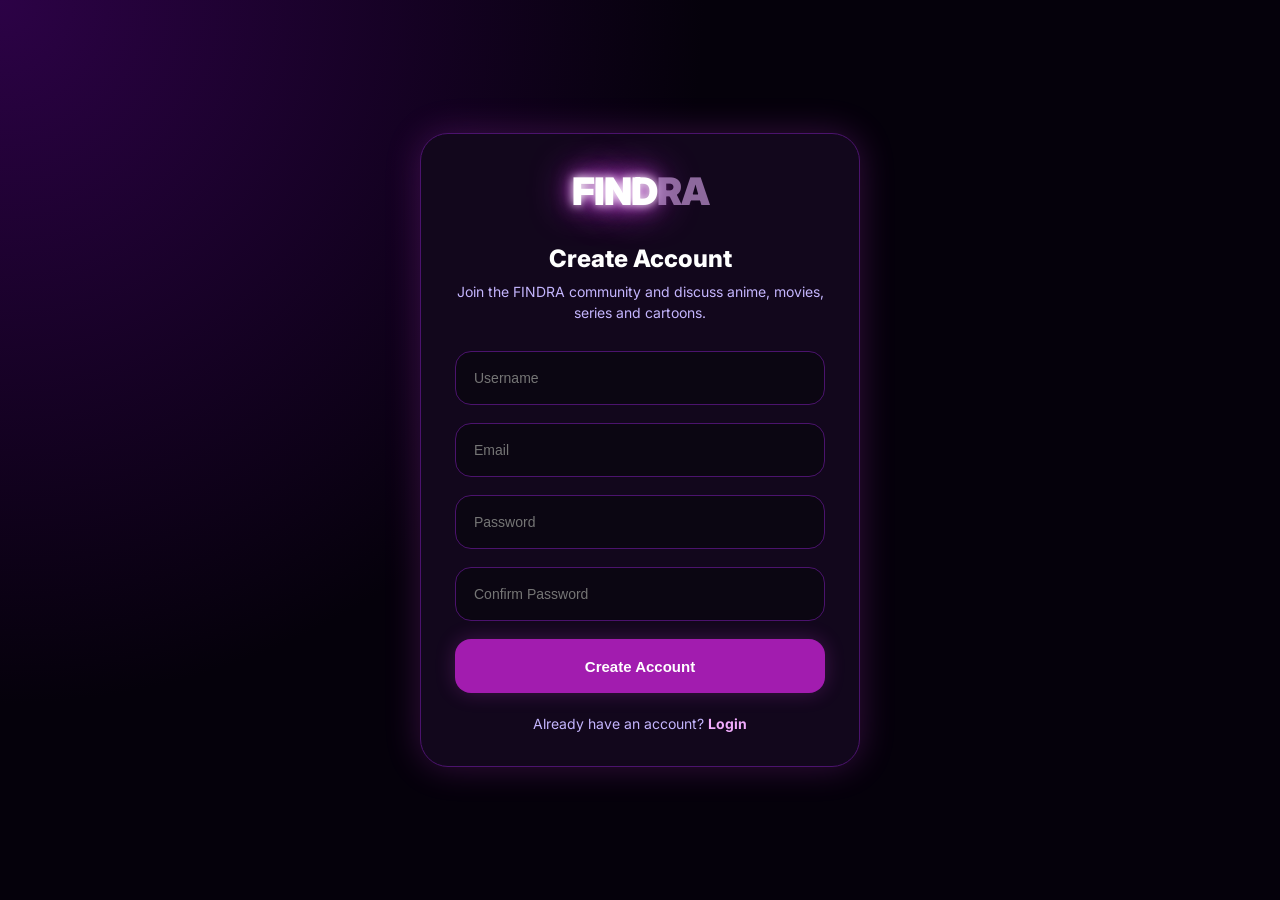
<file: register.html>
<!DOCTYPE html>
<html lang="en">
<head>
<meta charset="UTF-8">
<meta name="viewport" content="width=device-width, initial-scale=1.0">

<title>FINDRA Register</title>

<link href="https://fonts.googleapis.com/css2?family=Inter:wght@300;400;500;600;700;800&display=swap" rel="stylesheet">

<style>

*{
margin:0;
padding:0;
box-sizing:border-box;
}

body{
font-family:'Inter',sans-serif;
background:#05010b;
display:flex;
justify-content:center;
align-items:center;
min-height:100vh;
padding:20px;
color:white;

background-image:
radial-gradient(circle at top left,#2c0246 0%,#05010b 45%),
linear-gradient(to bottom,#090012,#05010b);
}

.register-box{
width:100%;
max-width:440px;
background:#12071c;
border:1px solid #4b136d;
border-radius:28px;
padding:34px;
box-shadow:0 0 35px rgba(217,70,239,.22);
}

.logo{
text-align:center;
font-size:38px;
font-weight:900;
margin-bottom:30px;
letter-spacing:-1px;
}

.find{
color:white;
text-shadow:
0 0 10px #fff,
0 0 20px #d946ef,
0 0 40px #d946ef;
}

.ra{
color:#b68ac8;
opacity:.75;
}

.title{
font-size:24px;
font-weight:800;
margin-bottom:8px;
text-align:center;
}

.subtitle{
text-align:center;
font-size:14px;
color:#c4b5fd;
margin-bottom:28px;
line-height:1.5;
}

.input{
width:100%;
height:54px;
padding:0 18px;
margin-bottom:18px;
background:#0b0612;
border:1px solid #4b136d;
border-radius:16px;
outline:none;
color:white;
font-size:14px;
transition:.2s;
}

.input:focus{
border-color:#d946ef;
box-shadow:0 0 16px rgba(217,70,239,.25);
}

.register-btn{
width:100%;
height:54px;
border:none;
border-radius:16px;
background:#a21caf;
color:white;
font-size:15px;
font-weight:700;
cursor:pointer;
transition:.25s;
box-shadow:0 0 20px rgba(217,70,239,.22);
}

.register-btn:hover{
transform:translateY(-2px);
box-shadow:0 0 28px rgba(217,70,239,.35);
}

.switch-text{
margin-top:22px;
text-align:center;
font-size:14px;
color:#c4b5fd;
}

.switch-text span{
color:#f0abfc;
font-weight:700;
cursor:pointer;
}

.error{
margin-top:12px;
font-size:13px;
color:#ff7ac8;
text-align:center;
display:none;
}

</style>
</head>
<body>

<div class="register-box">

<div class="logo">
<span class="find">FIND</span><span class="ra">RA</span>
</div>

<h1 class="title">Create Account</h1>

<p class="subtitle">
Join the FINDRA community and discuss anime, movies, series and cartoons.
</p>

<input
type="text"
class="input"
placeholder="Username"
id="username">

<input
type="email"
class="input"
placeholder="Email"
id="email">

<input
type="password"
class="input"
placeholder="Password"
id="password">

<input
type="password"
class="input"
placeholder="Confirm Password"
id="confirmPassword">

<button class="register-btn" onclick="register()">
Create Account
</button>

<div class="error" id="errorBox"></div>

<p class="switch-text">
Already have an account?
<span onclick="goLogin()">Login</span>
</p>

</div>

<script>

function register(){

const username =
document.getElementById('username').value.trim();

const email =
document.getElementById('email').value.trim();

const password =
document.getElementById('password').value.trim();

const confirmPassword =
document.getElementById('confirmPassword').value.trim();

const errorBox =
document.getElementById('errorBox');

errorBox.style.display='none';

if(
username === '' ||
email === '' ||
password === '' ||
confirmPassword === ''
){
showError('Fill all fields');
return;
}

if(password.length < 4){
showError('Password is too short');
return;
}

if(password !== confirmPassword){
showError('Passwords do not match');
return;
}

const user = {
login:username,
email:email
};

localStorage.setItem(
'findraUser',
JSON.stringify(user)
);

window.location.href='profile.html';

}

function showError(text){

const errorBox =
document.getElementById('errorBox');

errorBox.style.display='block';
errorBox.innerText=text;

}

function goLogin(){
window.location.href='login.html';
}

</script>

</body>
</html>
</file>
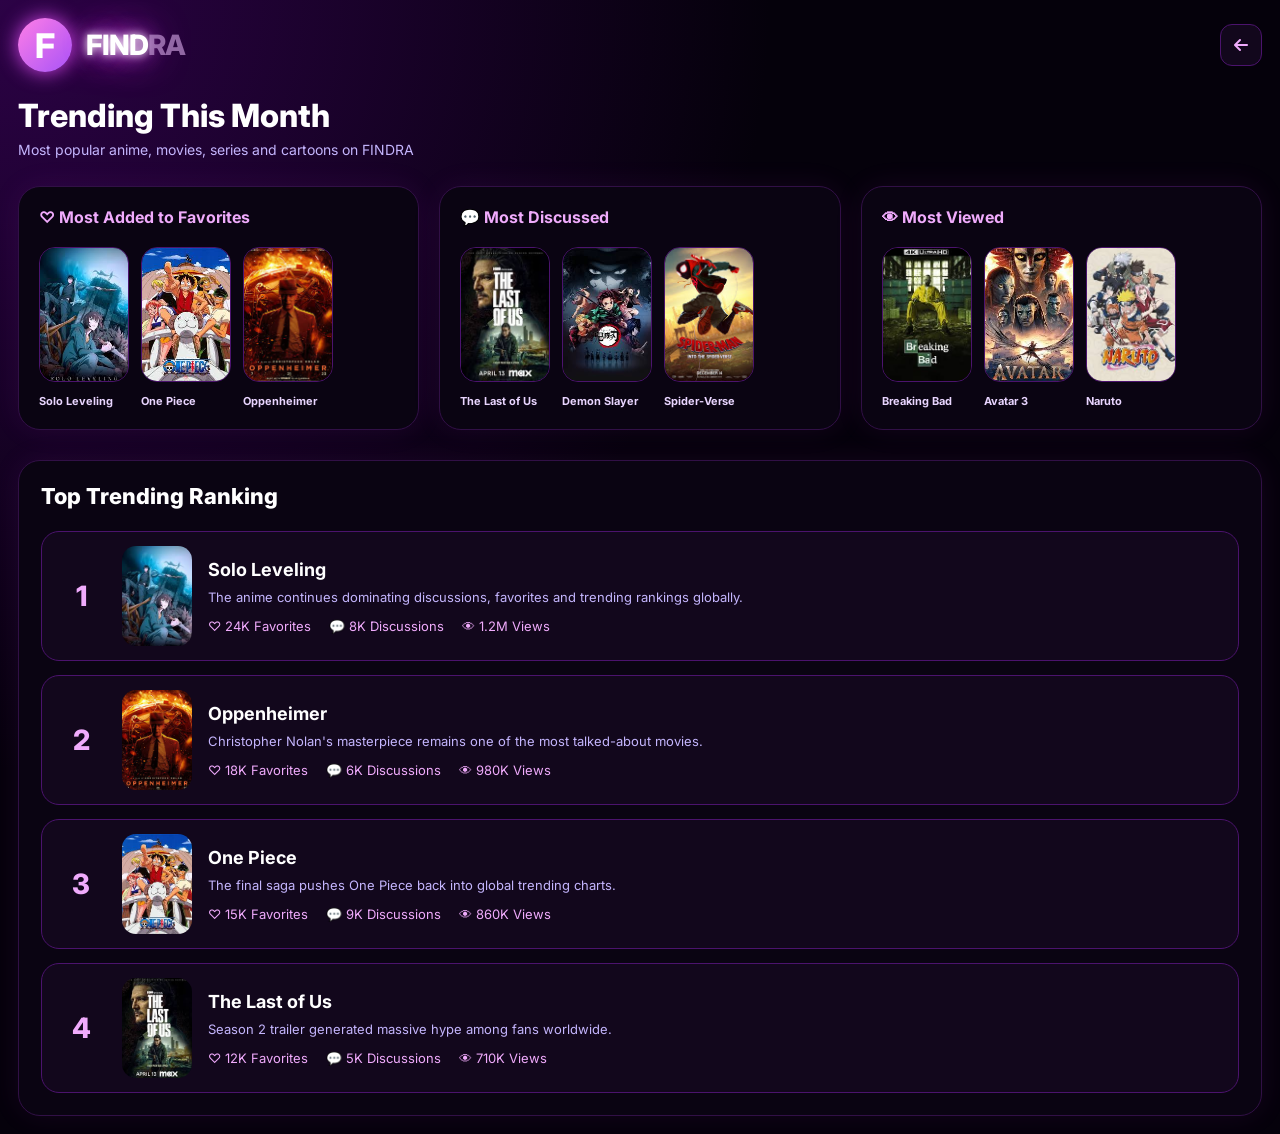
<file: trending.html>
<!DOCTYPE html>
<html lang="en">
<head>
<meta charset="UTF-8">
<meta name="viewport" content="width=device-width, initial-scale=1.0">
<title>FINDRA — Trending</title>
<link href="https://fonts.googleapis.com/css2?family=Inter:wght@300;400;500;600;700;800&display=swap" rel="stylesheet">
<link rel="stylesheet" href="https://cdnjs.cloudflare.com/ajax/libs/font-awesome/6.5.2/css/all.min.css">

<style>
*{
margin:0;
padding:0;
box-sizing:border-box;
}

body{
font-family:'Inter',sans-serif;
background:#05010b;
color:white;
padding:18px;
background-image:
radial-gradient(circle at top left,#2c0246 0%,#05010b 45%),
linear-gradient(to bottom,#090012,#05010b);
}

.container{
max-width:1280px;
margin:auto;
}

header{
display:flex;
align-items:center;
justify-content:space-between;
gap:18px;
margin-bottom:24px;
}

.left-header{
display:flex;
align-items:center;
gap:14px;
cursor:pointer;
}

.logo-circle{
width:54px;
height:54px;
border-radius:50%;
background:linear-gradient(135deg,#ff7de7,#a855f7);
display:flex;
align-items:center;
justify-content:center;
font-size:34px;
font-weight:800;
box-shadow:0 0 20px #d946ef;
}

.logo-title{
font-size:28px;
font-weight:800;
letter-spacing:-1px;
}

.find{
color:#ffffff;
text-shadow:0 0 8px #fff,0 0 20px #d946ef,0 0 40px #d946ef;
}

.ra{
color:#b68ac8;
opacity:0.75;
}



.back-btn{
width:42px;
height:42px;
border-radius:12px;
background:#12071c;
border:1px solid #4b136d;
display:flex;
align-items:center;
justify-content:center;
cursor:pointer;
font-size:16px;
color:#f0abfc;
}

.page-header{
display:flex;
justify-content:space-between;
align-items:center;
margin-bottom:28px;
}

.page-title{
font-size:32px;
font-weight:800;
}

.page-subtitle{
color:#c4b5fd;
font-size:14px;
margin-top:6px;
}

.trending-grid{
display:grid;
grid-template-columns:repeat(3,1fr);
gap:20px;
margin-bottom:30px;
}

.trending-box{
background:#0a0412;
border:1px solid #311046;
border-radius:22px;
padding:20px;
box-shadow:0 0 30px rgba(217,70,239,0.08);
}

.box-title{
font-size:16px;
font-weight:700;
margin-bottom:20px;
color:#f0abfc;
display:flex;
align-items:center;
gap:10px;
}

.poster-row{
display:flex;
gap:12px;
overflow:hidden;
}

.poster-card{
min-width:90px;
cursor:pointer;
transition:0.3s;
}

.poster-card:hover{
transform:translateY(-4px);
}

.poster-card img{
width:90px;
height:135px;
object-fit:cover;
border-radius:16px;
border:1px solid #4b136d;
margin-bottom:8px;
}

.poster-card h4{
font-size:11px;
line-height:1.4;
color:#e9d5ff;
}

.rank-section{
background:#0a0412;
border:1px solid #311046;
border-radius:22px;
padding:22px;
box-shadow:0 0 30px rgba(217,70,239,0.08);
}

.rank-title{
font-size:22px;
font-weight:800;
margin-bottom:22px;
}

.rank-list{
display:flex;
flex-direction:column;
gap:14px;
}

.rank-item{
display:flex;
align-items:center;
gap:16px;
background:#12071c;
border:1px solid #4b136d;
border-radius:18px;
padding:14px;
transition:0.3s;
cursor:pointer;
}

.rank-item:hover{
transform:translateX(4px);
box-shadow:0 0 24px rgba(217,70,239,0.2);
}

.rank-number{
font-size:28px;
font-weight:800;
color:#f0abfc;
width:50px;
text-align:center;
}

.rank-item img{
width:70px;
height:100px;
object-fit:cover;
border-radius:14px;
}

.rank-info{
flex:1;
}

.rank-info h3{
font-size:18px;
margin-bottom:8px;
}

.rank-info p{
font-size:13px;
color:#c4b5fd;
line-height:1.5;
}

.rank-stats{
display:flex;
gap:18px;
font-size:13px;
color:#f0abfc;
margin-top:10px;
}

@media(max-width:1100px){
.trending-grid{
grid-template-columns:1fr;
}
}

@media(max-width:700px){
header{
flex-direction:column;
align-items:flex-start;
}

.search-bar{
max-width:100%;
width:100%;
}

.page-header{
flex-direction:column;
align-items:flex-start;
gap:12px;
}

.rank-item{
flex-direction:column;
align-items:flex-start;
}
}
</style>
</head>
<body>

<div class="container">

<header>
<div class="left-header" onclick="goHome()">
<div class="logo-circle">F</div>
<div class="logo-title">
<span class="find">FIND</span><span class="ra">RA</span>
</div>
</div>

<button class="back-btn" onclick="goHome()">
<i class="fa-solid fa-arrow-left"></i>
</button>
</header>

<div class="page-header">
<div>
<h1 class="page-title">Trending This Month</h1>
<p class="page-subtitle">Most popular anime, movies, series and cartoons on FINDRA</p>
</div>
</div>

<div class="trending-grid">

<div class="trending-box">
<div class="box-title">♡ Most Added to Favorites</div>

<div class="poster-row">
<div class="poster-card" onclick="openPage('solo-leveling')">
<img src="sololeveling poster.jpg">
<h4>Solo Leveling</h4>
</div>

<div class="poster-card" onclick="openPage('one-piece')">
<img src="onepeace poster.jpg">
<h4>One Piece</h4>
</div>

<div class="poster-card" onclick="openPage('oppenheimer')">
<img src="oppenheimer poster.jpg">
<h4>Oppenheimer</h4>
</div>
</div>
</div>

<div class="trending-box">
<div class="box-title">💬 Most Discussed</div>

<div class="poster-row">
<div class="poster-card" onclick="openPage('tlou')">
<img src="thelastofus poster.jpg">
<h4>The Last of Us</h4>
</div>

<div class="poster-card" onclick="openPage('demon-slayer')">
<img src="demonslayer poster.jpg">
<h4>Demon Slayer</h4>
</div>

<div class="poster-card" onclick="openPage('spiderverse')">
<img src="spiderverse poster.jpg">
<h4>Spider-Verse</h4>
</div>
</div>
</div>

<div class="trending-box">
<div class="box-title">👁 Most Viewed</div>

<div class="poster-row">
<div class="poster-card" onclick="openPage('breaking-bad')">
<img src="breakingbad poster.jpg">
<h4>Breaking Bad</h4>
</div>

<div class="poster-card" onclick="openPage('avatar')">
<img src="avatar 3 poster.jpg">
<h4>Avatar 3</h4>
</div>

<div class="poster-card" onclick="openPage('naruto')">
<img src="naruto poster.jpg">
<h4>Naruto</h4>
</div>
</div>
</div>

</div>

<div class="rank-section">
<h2 class="rank-title">Top Trending Ranking</h2>

<div class="rank-list">

<div class="rank-item" onclick="openPage('solo-leveling')">
<div class="rank-number">1</div>
<img src="sololeveling poster.jpg">

<div class="rank-info">
<h3>Solo Leveling</h3>
<p>The anime continues dominating discussions, favorites and trending rankings globally.</p>

<div class="rank-stats">
<span>♡ 24K Favorites</span>
<span>💬 8K Discussions</span>
<span>👁 1.2M Views</span>
</div>
</div>
</div>

<div class="rank-item" onclick="openPage('oppenheimer')">
<div class="rank-number">2</div>
<img src="oppenheimer poster.jpg">

<div class="rank-info">
<h3>Oppenheimer</h3>
<p>Christopher Nolan's masterpiece remains one of the most talked-about movies.</p>

<div class="rank-stats">
<span>♡ 18K Favorites</span>
<span>💬 6K Discussions</span>
<span>👁 980K Views</span>
</div>
</div>
</div>

<div class="rank-item" onclick="openPage('one-piece')">
<div class="rank-number">3</div>
<img src="onepeace poster.jpg">

<div class="rank-info">
<h3>One Piece</h3>
<p>The final saga pushes One Piece back into global trending charts.</p>

<div class="rank-stats">
<span>♡ 15K Favorites</span>
<span>💬 9K Discussions</span>
<span>👁 860K Views</span>
</div>
</div>
</div>

<div class="rank-item" onclick="openPage('tlou')">
<div class="rank-number">4</div>
<img src="thelastofus poster.jpg">

<div class="rank-info">
<h3>The Last of Us</h3>
<p>Season 2 trailer generated massive hype among fans worldwide.</p>

<div class="rank-stats">
<span>♡ 12K Favorites</span>
<span>💬 5K Discussions</span>
<span>👁 710K Views</span>
</div>
</div>
</div>

</div>
</div>

</div>

<script>
function goHome(){
window.location.href='index.html';
}

function openPage(page){
window.location.href='title.html?name='+page;
}

const searchInput=document.getElementById('searchInput');

searchInput.addEventListener('input',function(){
const value=this.value.toLowerCase();
const items=document.querySelectorAll('.rank-item,.poster-card');

items.forEach(item=>{
const text=item.innerText.toLowerCase();
item.style.display=text.includes(value)?'block':'none';
});
});
</script>

</body>
</html>
</file>
<file: index.css>
*{
margin:0;
padding:0;
box-sizing:border-box;
}

body{
font-family:'Inter',sans-serif;
background:
radial-gradient(circle at top left, rgba(217,70,239,.12), transparent 25%),
radial-gradient(circle at top right, rgba(168,85,247,.10), transparent 20%),
#05010b;
color:white;
padding:18px;
}

.container{
max-width:1380px;
margin:auto;
}

/* HEADER */

header{
display:flex;
align-items:center;
justify-content:space-between;
gap:20px;
margin-bottom:18px;
}

.left-header{
display:flex;
align-items:center;
gap:14px;
cursor:pointer;
}

.logo-circle{
width:54px;
height:54px;
border-radius:50%;
background:linear-gradient(135deg,#ff7de7,#a855f7);
display:flex;
align-items:center;
justify-content:center;
font-size:42px;
font-weight:800;
color:white;
box-shadow:0 0 35px #d946ef;
border:3px solid white;
}
.logo-title{
font-size:34px;
font-weight:900;
letter-spacing:-1px;
}

.find{
color:white;
text-shadow:
0 0 10px rgba(255,255,255,.4),
0 0 25px rgba(217,70,239,.5);
}

.ra{
color:#c084fc;
}

/* SEARCH */

.search-bar{
flex:1;
position:relative;
max-width:760px;
}

.search-bar input{
width:100%;
height:48px;
padding:0 54px 0 18px;
background:rgba(255,255,255,.03);
border:1px solid #4b136d;
border-radius:16px;
color:white;
font-size:14px;
outline:none;
backdrop-filter:blur(10px);
transition:.2s;
}

.search-bar input:focus{
border-color:#d946ef;
box-shadow:0 0 18px rgba(217,70,239,.25);
}

.search-bar i{
position:absolute;
right:18px;
top:50%;
transform:translateY(-50%);
font-size:17px;
color:#e9d5ff;
}

/* HEADER ICONS */

.header-icons{
display:flex;
gap:14px;
}

.header-icons i{
width:44px;
height:44px;
display:flex;
align-items:center;
justify-content:center;
border-radius:14px;
background:rgba(255,255,255,.03);
border:1px solid #311046;
font-size:18px;
color:#f0abfc;
cursor:pointer;
transition:.2s;
}

.header-icons i:hover{
transform:translateY(-2px);
border-color:#d946ef;
box-shadow:0 0 18px rgba(217,70,239,.25);
}

/* CATEGORIES */

.categories{
display:grid;
grid-template-columns:repeat(5,1fr);
gap:10px;
background:rgba(255,255,255,.02);
border:1px solid #311046;
border-radius:18px;
padding:12px;
}

.category{
display:flex;
align-items:center;
justify-content:center;
gap:8px;
height:44px;
font-size:14px;
cursor:pointer;
color:#e9d5ff;
border-radius:12px;
transition:.22s;

background:transparent;
border:1px solid transparent;
}

.category:hover{
transform:translateY(-2px);

background:
linear-gradient(
180deg,
rgba(217,70,239,.15),
rgba(147,51,234,.08)
);

border:1px solid rgba(217,70,239,.28);

box-shadow:
0 0 16px rgba(217,70,239,.18),
inset 0 1px 0 rgba(255,255,255,.05);
}
.category.active{
background:
linear-gradient(
180deg,
rgba(217,70,239,.18),
rgba(147,51,234,.08)
);

border:1px solid rgba(217,70,239,.32);

box-shadow:
0 0 18px rgba(217,70,239,.22),
inset 0 1px 0 rgba(255,255,255,.05);
}

/* NEWS */

.news-card{
position:relative;
height:260px;
overflow:hidden;
border-radius:18px;
border:1px solid #4b136d;
background:#12071c;
}

.news-image{
position:absolute;
inset:0;
background-size:cover;
background-position:center;
transform:scale(1.05);
}

.news-overlay{
position:absolute;
inset:0;
background:
linear-gradient(
180deg,
rgba(0,0,0,.1) 0%,
rgba(0,0,0,.3) 45%,
rgba(0,0,0,.92) 100%
);
}

.news-content{
position:absolute;
left:0;
right:0;
bottom:0;
z-index:2;
padding:16px;
}

.news-content h3{
font-size:16px;
line-height:1.35;
margin-bottom:8px;
}

.news-content p{
font-size:13px;
color:#d4d4d8;
line-height:1.45;
}

/* DISCUSSIONS */

.discussion-top{
display:flex;
align-items:flex-start;
gap:12px;
}

.discussion-category{
display:inline-block;
font-size:11px;
padding:4px 8px;
border-radius:999px;
background:rgba(217,70,239,.18);
border:1px solid rgba(217,70,239,.3);
color:#f0abfc;
margin-bottom:8px;
}

.discussion-stats{
margin-top:6px;
font-size:11px;
display:flex;
gap:14px;
color:#c4b5fd;
}

/* TRENDING */

.poster{
position:relative;
width:68px;
height:102px;
border-radius:12px;
overflow:hidden;
background-size:cover;
background-position:center;
border:1px solid rgba(255,255,255,.08);
}

.poster span{
position:absolute;
top:6px;
left:6px;
width:18px;
height:18px;
border-radius:6px;
background:#f0abfc;
color:#12071c;
display:flex;
align-items:center;
justify-content:center;
font-size:10px;
font-weight:800;
}

/* FOOTER */

.footer{
margin-top:28px;
padding:18px 10px;
text-align:center;
font-size:13px;
color:#8b789f;
border-top:1px solid rgba(255,255,255,.05);
}

/* SECTIONS */

.section{
background:rgba(255,255,255,.02);
border:1px solid #311046;
border-radius:22px;
padding:16px;
margin-top:18px;
backdrop-filter:blur(14px);
box-shadow:0 10px 30px rgba(0,0,0,.25);
}

.section-header{
display:flex;
justify-content:space-between;
align-items:center;
margin-bottom:14px;
padding-bottom:10px;
border-bottom:1px solid rgba(255,255,255,.05);
}

.section-title{
font-size:20px;
font-weight:800;
position:relative;
padding-left:14px;
letter-spacing:.5px;
}

.section-title::before{
content:'';
position:absolute;
left:0;
top:1px;
width:4px;
height:22px;
border-radius:20px;
background:linear-gradient(180deg,#d946ef,#9333ea);
box-shadow:0 0 12px rgba(217,70,239,.6);
}

.more{
font-size:13px;
color:#f0abfc;
cursor:pointer;
}

/* NEWS GRID */

.news-grid{
display:grid;
grid-template-columns:repeat(4,1fr);
gap:14px;
}

.badge{
font-size:10px;
font-weight:700;
background:rgba(217,70,239,.18);
border:1px solid rgba(217,70,239,.3);
padding:5px 10px;
border-radius:999px;
display:inline-block;
margin-bottom:8px;
color:#f5d0fe;
}

.news-content span{
font-size:11px;
color:#d4d4d8;
display:block;
margin-bottom:6px;
}

/* DISCUSSIONS */

.discussion-row{
display:grid;
grid-template-columns:repeat(5,1fr);
gap:12px;
}

.discussion-card{
background:#12071c;
border-radius:16px;
border:1px solid #4b136d;
padding:14px;
cursor:pointer;
transition:.2s;
}

.discussion-card:hover{
transform:translateY(-3px);
border-color:#d946ef;
}

.avatar{
width:52px;
height:52px;
border-radius:50%;
background:linear-gradient(135deg,#9333ea,#ec4899);
flex-shrink:0;
border:2px solid rgba(255,255,255,.08);
}

.discussion-card h4{
font-size:13px;
margin-bottom:8px;
line-height:1.4;
}

/* START DISCUSSION */

.start-discussion{
display:flex;
flex-direction:column;
justify-content:center;
align-items:flex-start;
background:
linear-gradient(
180deg,
rgba(217,70,239,.12),
rgba(255,255,255,.02)
);
border:1px solid rgba(217,70,239,.3);
}

.start-discussion h4{
font-size:16px;
margin-bottom:8px;
}

.start-discussion p{
font-size:12px;
color:#d4d4d8;
}

/* TRENDING */

.trending-grid{
display:grid;
grid-template-columns:repeat(3,1fr);
gap:12px;
}

.trending-box{
background:#12071c;
border-radius:16px;
border:1px solid #4b136d;
padding:14px;
}

.trending-box h3{
font-size:12px;
margin-bottom:14px;
color:#f3e8ff;
}

.poster-row{
display:flex;
gap:10px;
}
/* RESPONSIVE */

@media(max-width:1100px){

.news-grid{
grid-template-columns:repeat(2,1fr);
}

.discussion-row{
grid-template-columns:repeat(2,1fr);
}

.trending-grid{
grid-template-columns:1fr;
}

}

@media(max-width:700px){

header{
flex-wrap:wrap;
}


.categories{
grid-template-columns:repeat(2,1fr);
}

.news-grid,
.discussion-row,
.trending-grid{
grid-template-columns:1fr;
}

.logo-title{
font-size:28px;
}

}
.search-results{
position:absolute;
top:54px;
left:0;
width:100%;
background:#0b0612;
border:1px solid #3f145e;
border-radius:18px;
overflow:hidden;
display:none;
z-index:1000;
box-shadow:0 0 30px rgba(217,70,239,0.25);
}

.search-item{
display:flex;
align-items:center;
gap:14px;
padding:12px;
cursor:pointer;
transition:0.3s;
border-bottom:1px solid #241031;
}

.search-item:hover{
background:#1a0d26;
}
.search-item img{
width:52px;
height:74px;
object-fit:cover;
border-radius:10px;
}

.search-info h4{
font-size:14px;
margin-bottom:6px;
}

.search-info p{
font-size:12px;
color:#c4b5fd;
}
</file>
<file: discussion.css>
*{
margin:0;
padding:0;
box-sizing:border-box;
}

body{
font-family:'Inter',sans-serif;
background:#05010b;
color:white;
padding:18px;
background-image:
radial-gradient(circle at top left,#2c0246 0%,#05010b 45%),
linear-gradient(to bottom,#090012,#05010b);
}

.container{
max-width:1280px;
margin:auto;
}

header{
display:flex;
align-items:center;
justify-content:space-between;
gap:18px;
margin-bottom:24px;
}

.left-header{
display:flex;
align-items:center;
gap:14px;
cursor:pointer;
}

.logo-circle{
width:54px;
height:54px;
border-radius:50%;
background:linear-gradient(135deg,#ff7de7,#a855f7);
display:flex;
align-items:center;
justify-content:center;
font-size:34px;
font-weight:800;
box-shadow:0 0 20px #d946ef;
}

.logo-title{
font-size:28px;
font-weight:800;
letter-spacing:-1px;
}

.find{
color:#ffffff;
text-shadow:0 0 8px #fff,0 0 20px #d946ef,0 0 40px #d946ef;
}

.ra{
color:#b68ac8;
opacity:0.75;
}

.search-bar{
flex:1;
max-width:720px;
position:relative;
}

.search-bar input{
width:100%;
height:44px;
padding:0 50px 0 18px;
background:#0b0612;
border:1px solid #3f145e;
border-radius:14px;
outline:none;
color:white;
font-size:14px;
}

.search-bar i{
position:absolute;
right:18px;
top:50%;
transform:translateY(-50%);
color:#d8b4fe;
}

.back-btn{
width:42px;
height:42px;
border-radius:12px;
background:#12071c;
border:1px solid #4b136d;
display:flex;
align-items:center;
justify-content:center;
cursor:pointer;
font-size:16px;
color:#f0abfc;
}

.page-header{
display:flex;
justify-content:space-between;
align-items:center;
margin-bottom:24px;
}

.page-title{
font-size:30px;
font-weight:800;
}

.start-btn{
padding:12px 18px;
background:#a21caf;
border:none;
border-radius:14px;
color:white;
font-weight:600;
cursor:pointer;
box-shadow:0 0 20px rgba(217,70,239,0.35);
transition:0.3s;
}

.start-btn:hover{
transform:translateY(-2px);
}

.top-filters{
display:flex;
flex-direction:column;
gap:18px;
margin-bottom:24px;
}

.discussion-switch{
display:flex;
gap:12px;
flex-wrap:wrap;
}

.switch-btn{
display:flex;
align-items:center;
gap:10px;
padding:11px 18px;
background:#12071c;
border:1px solid #4b136d;
border-radius:14px;
color:#f3e8ff;
cursor:pointer;
transition:0.3s;
font-size:14px;
font-weight:600;
}

.switch-btn.active,
.switch-btn:hover{
background:#a21caf;
box-shadow:0 0 18px rgba(217,70,239,0.35);
}

.filter-row{
display:flex;
gap:12px;
flex-wrap:wrap;
}

.filter-btn{
padding:10px 16px;
background:#12071c;
border:1px solid #4b136d;
border-radius:12px;
color:#e9d5ff;
font-size:13px;
cursor:pointer;
transition:0.3s;
}

.filter-btn.active,
.filter-btn:hover{
background:#a21caf;
}

.discussions-grid{
display:grid;
grid-template-columns:repeat(3,1fr);
gap:18px;
}

.discussion-card{
background:#12071c;
border:1px solid #4b136d;
border-radius:20px;
padding:18px;
transition:0.3s;
cursor:pointer;
}

.discussion-card:hover{
transform:translateY(-4px);
box-shadow:0 0 24px rgba(217,70,239,0.25);
}
.discussion-card{
position:relative;
}

.delete-btn{
position:absolute;
top:14px;
right:14px;
width:38px;
height:38px;
border:none;
border-radius:12px;
background:rgba(239,68,68,.12);
border:1px solid rgba(239,68,68,.25);
color:#f87171;
cursor:pointer;
transition:.25s;
display:flex;
align-items:center;
justify-content:center;
}

.delete-btn:hover{
background:#ef4444;
color:white;
transform:scale(1.05);
}

.discussion-top{
display:flex;
gap:14px;
margin-bottom:18px;
}

.avatar{
width:58px;
height:58px;
border-radius:50%;
background:linear-gradient(135deg,#9333ea,#ec4899);
display:flex;
align-items:center;
justify-content:center;
font-size:22px;
font-weight:700;
flex-shrink:0;
}

.user-info h4{
font-size:15px;
margin-bottom:4px;
}

.user-info span{
font-size:12px;
color:#c4b5fd;
}

.discussion-title{
font-size:18px;
line-height:1.4;
margin-bottom:14px;
}

.discussion-text{
font-size:13px;
line-height:1.6;
color:#d4d4d8;
margin-bottom:18px;
}

.discussion-stats{
display:flex;
gap:18px;
font-size:13px;
color:#f0abfc;
}

@media(max-width:1100px){

.discussions-grid{
grid-template-columns:repeat(2,1fr);
}

}

@media(max-width:700px){

header{
flex-direction:column;
align-items:flex-start;
}

.search-bar{
max-width:100%;
width:100%;
}

.page-header{
flex-direction:column;
align-items:flex-start;
gap:14px;
}

.discussions-grid{
grid-template-columns:1fr;
}

}
</file>
<file: favorites.css>
* {
            margin: 0;
            padding: 0;
            box-sizing: border-box;
        }
        
        body {
            font-family: 'Inter', sans-serif;
            background: #05010b;
            color: white;
            padding: 18px;
            background-image: radial-gradient(circle at top left, #2c0246 0%, #05010b 45%), linear-gradient(to bottom, #090012, #05010b);
        }
        
        .container {
            max-width: 1280px;
            margin: auto;
        }
        
        header {
            display: flex;
            align-items: center;
            justify-content: space-between;
            margin-bottom: 18px;
        }
        
        .left-header {
            display: flex;
            align-items: center;
            gap: 14px;
            cursor: pointer;
        }
        
        .logo-circle {
            width: 54px;
            height: 54px;
            border-radius: 50%;
            background: linear-gradient(135deg, #ff7de7, #a855f7);
            display: flex;
            align-items: center;
            justify-content: center;
            font-size: 34px;
            font-weight: 800;
            box-shadow: 0 0 20px #d946ef;
        }
        
        .logo-title {
            font-size: 28px;
            font-weight: 800;
            letter-spacing: -1px;
        }
        
        .find {
            color: #ffffff;
            text-shadow: 0 0 8px #fff, 0 0 20px #d946ef, 0 0 40px #d946ef;
        }
        
        .ra {
            color: #b68ac8;
            opacity: 0.75;
        }
        
        .back-btn {
            width: 42px;
            height: 42px;
            border-radius: 12px;
            background: #12071c;
            border: 1px solid #4b136d;
            display: flex;
            align-items: center;
            justify-content: center;
            cursor: pointer;
            font-size: 16px;
            color: #f0abfc;
        }
        
        .section {
            background: #0a0412;
            border: 1px solid #311046;
            border-radius: 20px;
            padding: 20px;
            margin-bottom: 18px;
        }
        
        .section-header {
            display: flex;
            justify-content: space-between;
            align-items: center;
            margin-bottom: 18px;
        }
        
        .section-title {
            font-size: 18px;
            font-weight: 700;
        }
        
        .more {
            font-size: 13px;
            color: #f0abfc;
            cursor: pointer;
        }
        
        .favorite-grid {
            display: grid;
            grid-template-columns: repeat(6, 1fr);
            gap: 14px;
        }
        
        .favorite-card {
            background: #12071c;
            border: 1px solid #4b136d;
            border-radius: 16px;
            overflow: hidden;
            cursor: pointer;
            transition: 0.3s;
        }
        
        .favorite-card:hover {
            transform: translateY(-4px);
            box-shadow: 0 0 20px rgba(217, 70, 239, 0.35);
        }
        
        .favorite-card img {
            width: 100%;
            height: 180px;
            object-fit: cover;
        }
        
        .favorite-content {
            padding: 10px;
        }
        
        .favorite-content h3 {
            font-size: 12px;
            margin-bottom: 6px;
        }
        
        .favorite-content span {
            font-size: 10px;
            color: #c4b5fd;
        }
        
        .auth-box,
        .profile-box {
            max-width: 420px;
            margin: 80px auto;
            padding: 30px;
            background: #12071c;
            border: 1px solid #4b136d;
            border-radius: 24px;
            text-align: center;
        }
        
        .auth-box h2,
        .profile-box h1 {
            margin-bottom: 12px;
        }
        
        .auth-box p,
        .profile-box p {
            color: #c4b5fd;
            margin-bottom: 22px;
        }
        
        .auth-buttons {
            display: flex;
            gap: 14px;
            justify-content: center;
        }
        
        .auth-buttons button,
        .profile-box button {
            padding: 12px 18px;
            border: none;
            border-radius: 14px;
            background: #a21caf;
            color: white;
            cursor: pointer;
            font-weight: 700;
        }
        
        .profile-avatar {
            width: 92px;
            height: 92px;
            margin: auto;
            margin-bottom: 18px;
            border-radius: 50%;
            background: linear-gradient(135deg, #9333ea, #ec4899);
            display: flex;
            align-items: center;
            justify-content: center;
            font-size: 34px;
            font-weight: 800;
        }
        
        @media(max-width:1000px) {
            .favorite-grid {
                grid-template-columns: repeat(3, 1fr);
            }
        }
        
        @media(max-width:700px) {
            .favorite-grid {
                grid-template-columns: repeat(2, 1fr);
            }
        }
</file>
<file: login.css>
*{
margin:0;
padding:0;
box-sizing:border-box;
}

body{
font-family:'Inter',sans-serif;
background:#05010b;
display:flex;
justify-content:center;
align-items:center;
height:100vh;
color:white;
background-image:
radial-gradient(circle at top left,#2c0246 0%,#05010b 45%);
}

.login-box{
width:420px;
background:#12071c;
border:1px solid #4b136d;
border-radius:24px;
padding:32px;
box-shadow:0 0 30px rgba(217,70,239,.25);
}

.logo{
font-size:34px;
font-weight:900;
margin-bottom:26px;
text-align:center;
}

.find{
color:white;
text-shadow:0 0 10px #fff,0 0 20px #d946ef;
}

.ra{
color:#b68ac8;
opacity:.7;
}

.input{
width:100%;
height:52px;
margin-bottom:18px;
padding:0 18px;
background:#0b0612;
border:1px solid #4b136d;
border-radius:14px;
outline:none;
color:white;
font-size:14px;
}

.login-btn{
width:100%;
height:52px;
border:none;
border-radius:14px;
background:#a21caf;
color:white;
font-size:15px;
font-weight:700;
cursor:pointer;
transition:.2s;
}

.login-btn:hover{
transform:translateY(-2px);
}

  .switch-text{
margin-top:22px;
text-align:center;
font-size:14px;
color:#c4b5fd;
}

.switch-text span{
color:#f0abfc;
font-weight:700;
cursor:pointer;
}
</file>
